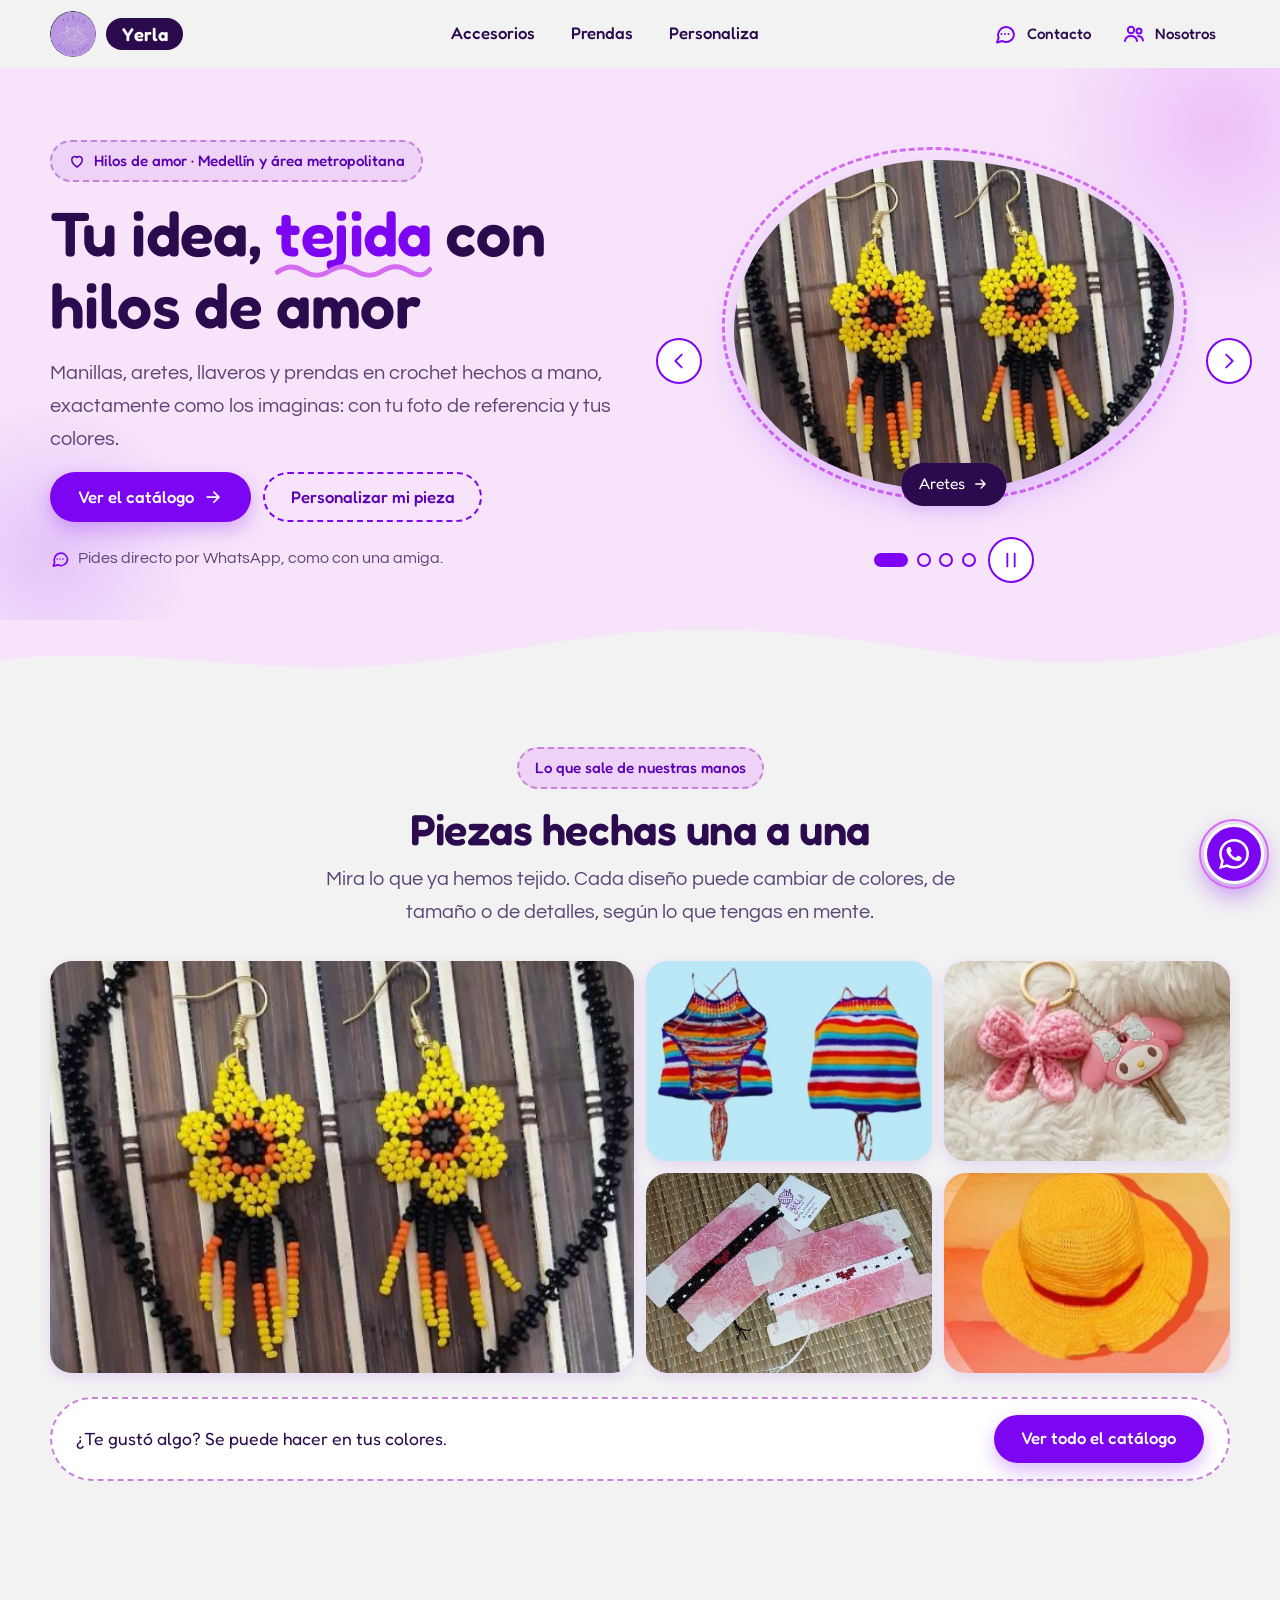
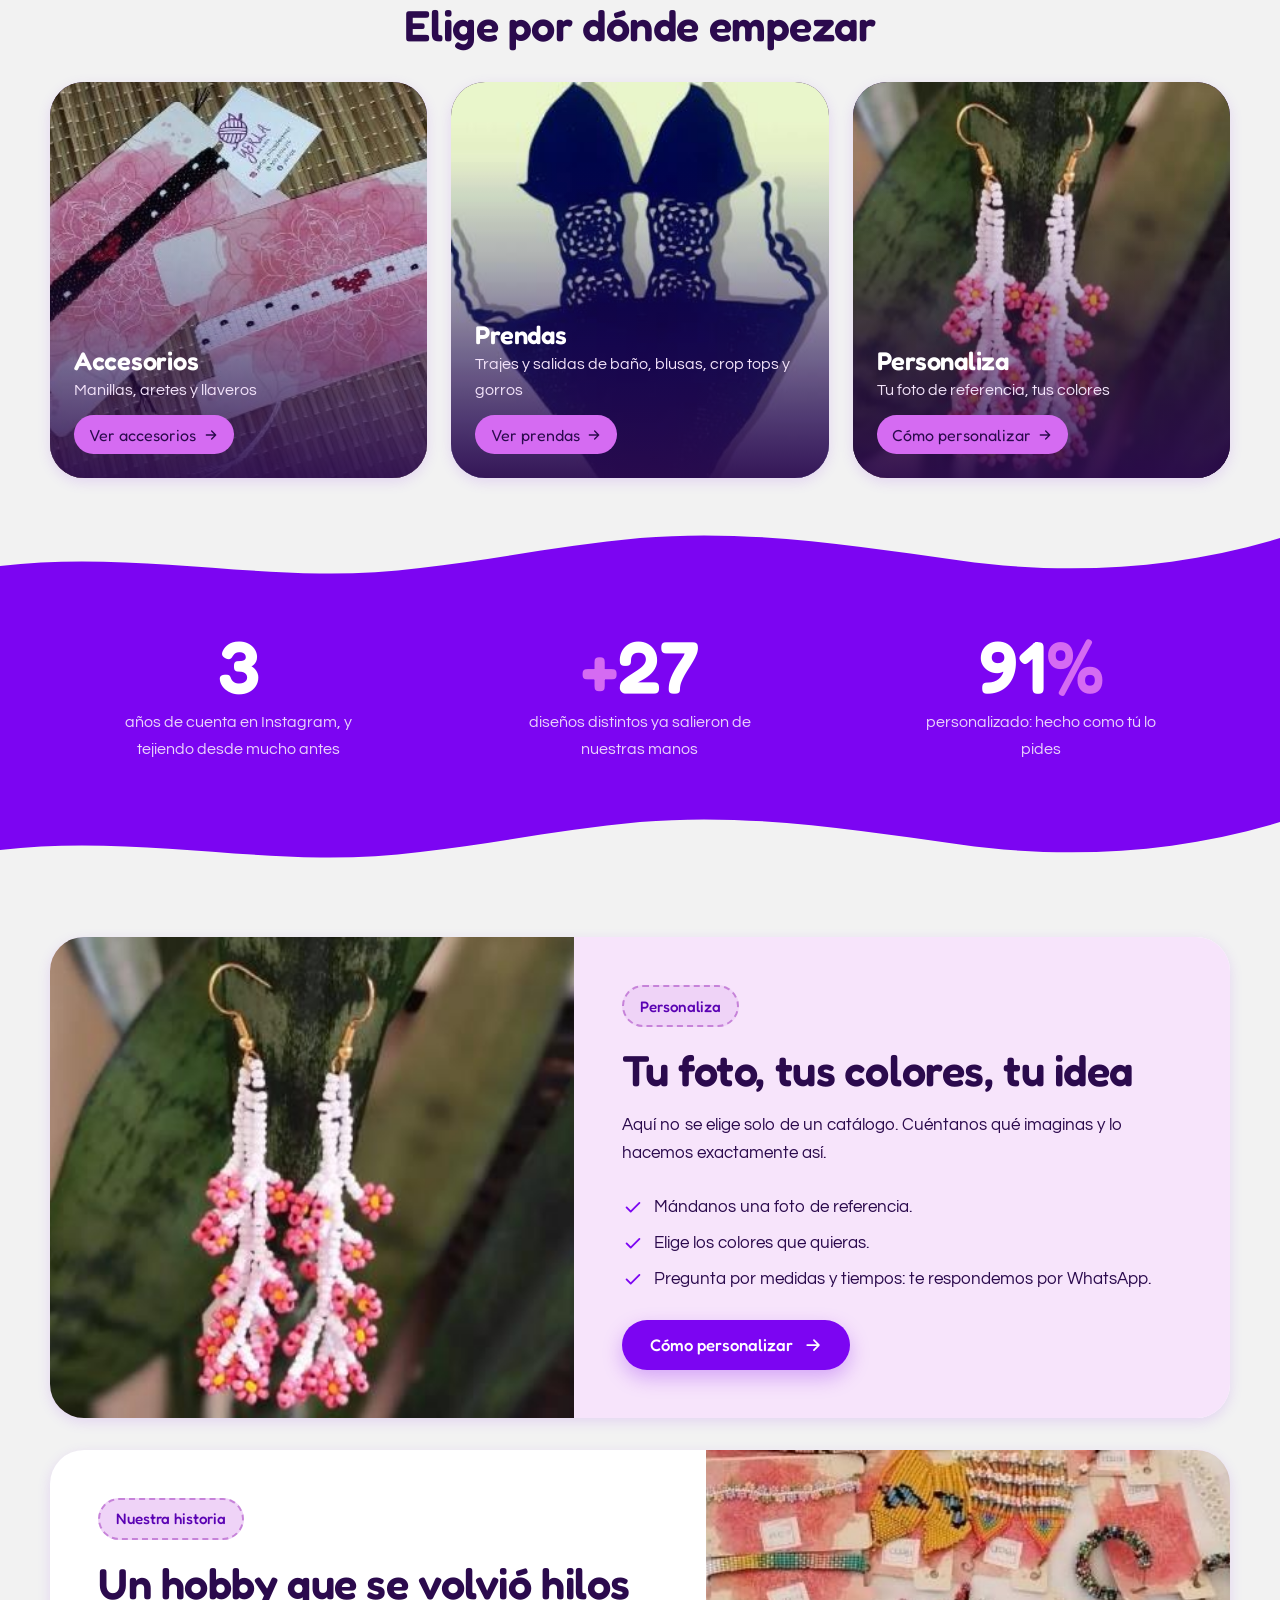
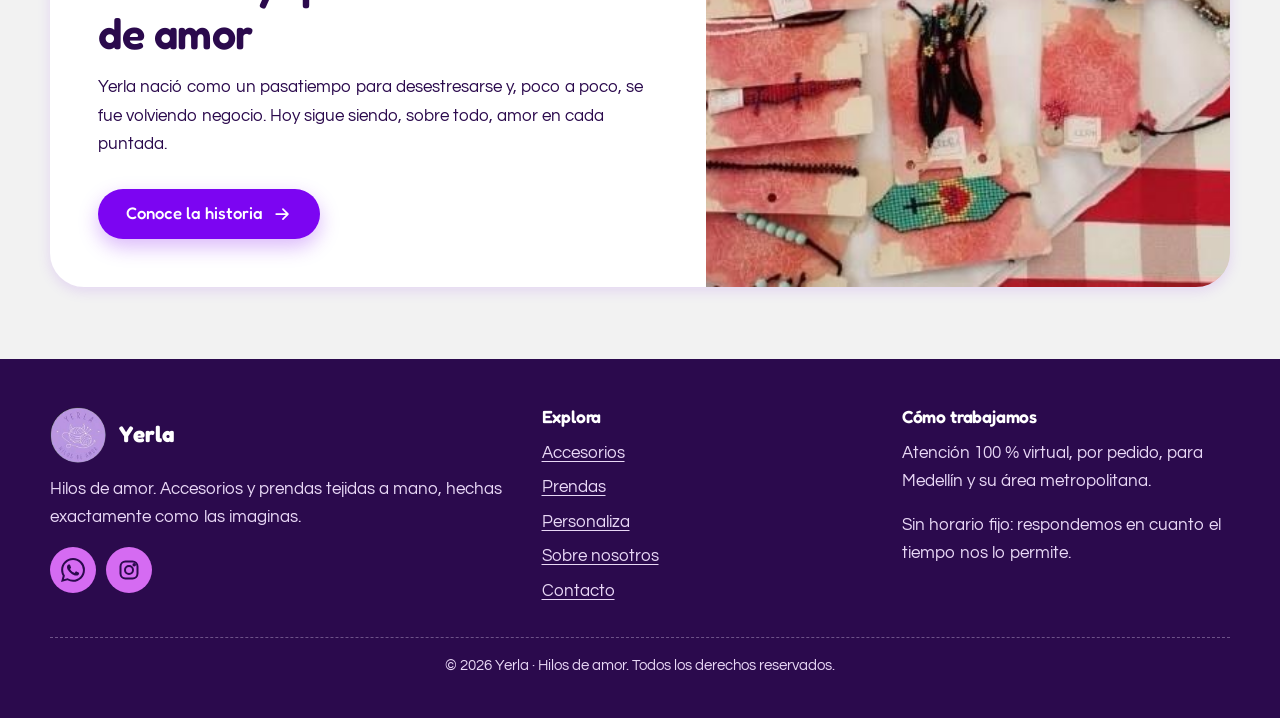
<file: index.html>
<!DOCTYPE html>
<html lang="es-CO">
<head>
<meta charset="utf-8">
<meta name="viewport" content="width=device-width, initial-scale=1">
<title>Yerla · Hilos de amor | Accesorios y prendas tejidas a tu manera</title>
<meta name="description" content="Manillas, aretes, llaveros y prendas en crochet hechos a mano y personalizados con tu foto y tus colores. Pedidos por WhatsApp en Medellín y su área metropolitana.">
<meta name="theme-color" content="#7C05F2">
<!-- PENDIENTE: cambiar https://TU-DOMINIO.com/ por el dominio real cuando exista (afecta Open Graph, sitemap y datos estructurados) -->
<meta property="og:type" content="website">
<meta property="og:locale" content="es_CO">
<meta property="og:site_name" content="Yerla · Hilos de amor">
<meta property="og:title" content="Yerla · Hilos de amor | Accesorios y prendas tejidas a tu manera">
<meta property="og:description" content="Manillas, aretes, llaveros y prendas en crochet hechos a mano y personalizados con tu foto y tus colores. Pedidos por WhatsApp en Medellín y su área metropolitana.">
<meta property="og:url" content="https://TU-DOMINIO.com/">
<meta property="og:image" content="https://TU-DOMINIO.com/assets/images/og-yerla.jpg">
<meta name="twitter:card" content="summary_large_image">
<link rel="icon" type="image/png" href="assets/logos/favicon.png">
<link rel="apple-touch-icon" href="assets/logos/apple-touch-icon.png">
<link rel="preconnect" href="https://fonts.googleapis.com">
<link rel="preconnect" href="https://fonts.gstatic.com" crossorigin>
<link href="https://fonts.googleapis.com/css2?family=Fredoka:wght@400;500;600&family=Questrial&display=swap" rel="stylesheet">
<link rel="stylesheet" href="css/styles.css">
<script>document.documentElement.classList.add("js");</script>
<script type="application/ld+json">{"@context": "https://schema.org", "@type": "Organization", "name": "Yerla", "alternateName": "Yerla, hilos de amor", "url": "https://TU-DOMINIO.com/", "logo": "https://TU-DOMINIO.com/assets/logos/yerla-logo.png", "description": "Accesorios y prendas tejidas a mano, personalizadas según la idea de cada cliente. Atención virtual en Medellín y su área metropolitana.", "areaServed": {"@type": "City", "name": "Medellín"}}</script>
</head>
<body>
<a class="skip-link" href="#contenido">Saltar al contenido</a>
<header class="site-header">
  <div class="container nav">
    <a class="brand" href="index.html" aria-label="Yerla, hilos de amor — ir al inicio">
      <img src="assets/logos/yerla-logo.png" width="46" height="46" alt="" decoding="async">
      <span class="brand-name">Yerla</span>
    </a>
    <button class="nav-toggle" type="button" aria-expanded="false" aria-controls="nav-panel" aria-label="Abrir menú">
      <svg class="i-open" viewBox="0 0 24 24" fill="none" stroke="currentColor" stroke-width="2" stroke-linecap="round" stroke-linejoin="round" aria-hidden="true" focusable="false"><path d="M4 7h16M4 12h16M4 17h16"/></svg><svg class="i-close" viewBox="0 0 24 24" fill="none" stroke="currentColor" stroke-width="2" stroke-linecap="round" stroke-linejoin="round" aria-hidden="true" focusable="false"><path d="M6 6l12 12M18 6L6 18"/></svg>
    </button>
    <nav class="nav-panel" id="nav-panel" aria-label="Principal">
      <ul class="nav-list"><li class="nav-item"><a class="nav-link" href="accesorios.html">Accesorios</a><div class="subnav" aria-label="Accesorios"><a href="accesorios.html">Todo</a><a href="accesorios.html?cat=manillas">Manillas</a><a href="accesorios.html?cat=aretes">Aretes</a><a href="accesorios.html?cat=llaveros">Llaveros</a></div></li><li class="nav-item"><a class="nav-link" href="prendas.html">Prendas</a><div class="subnav" aria-label="Prendas"><a href="prendas.html">Todo</a><a href="prendas.html?cat=salidas">Salidas de baño</a><a href="prendas.html?cat=trajes">Trajes de baño</a><a href="prendas.html?cat=blusas">Blusas y crop tops</a><a href="prendas.html?cat=gorros">Gorros</a></div></li><li class="nav-item"><a class="nav-link" href="personaliza.html">Personaliza</a></li></ul>
      <ul class="nav-icons">
        <li><a class="nav-link" href="contacto.html"><svg class="" viewBox="0 0 24 24" fill="none" stroke="currentColor" stroke-width="2" stroke-linecap="round" stroke-linejoin="round" aria-hidden="true" focusable="false"><path d="M21 12a8 8 0 0 1-11.7 7L4 20.5l1.6-4.6A8 8 0 1 1 21 12z"/><path d="M8.5 12h.01M12 12h.01M15.5 12h.01"/></svg><span>Contacto</span></a></li>
        <li><a class="nav-link" href="nosotros.html"><svg class="" viewBox="0 0 24 24" fill="none" stroke="currentColor" stroke-width="2" stroke-linecap="round" stroke-linejoin="round" aria-hidden="true" focusable="false"><circle cx="9" cy="8" r="3.2"/><path d="M3 19c.6-3.4 3-5 6-5s5.4 1.6 6 5"/><circle cx="17" cy="9" r="2.5"/><path d="M16 14.2c2.7-.3 4.5 1.2 5 4.3"/></svg><span>Nosotros</span></a></li>
      </ul>
    </nav>
  </div>
</header>
<main id="contenido">
<section class="hero" aria-labelledby="hero-title">
  <div class="container hero-grid">
    <div class="hero-copy reveal">
      <span class="eyebrow"><svg class="" viewBox="0 0 24 24" fill="none" stroke="currentColor" stroke-width="2" stroke-linecap="round" stroke-linejoin="round" aria-hidden="true" focusable="false"><path d="M12 20s-7-4.4-7-10a4 4 0 0 1 7-2.6A4 4 0 0 1 19 10c0 5.6-7 10-7 10z"/></svg> Hilos de amor · Medellín y área metropolitana</span>
      <h1 id="hero-title">Tu idea, <em>tejida</em> con hilos de amor</h1>
      <p class="lead">Manillas, aretes, llaveros y prendas en crochet hechos a mano, exactamente como los imaginas: con tu foto de referencia y tus colores.</p>
      <div class="btn-row">
        <a class="btn btn--primary" href="accesorios.html">Ver el catálogo <svg class="" viewBox="0 0 24 24" fill="none" stroke="currentColor" stroke-width="2" stroke-linecap="round" stroke-linejoin="round" aria-hidden="true" focusable="false"><path d="M5 12h14M13 6l6 6-6 6"/></svg></a>
        <a class="btn btn--ghost" href="personaliza.html">Personalizar mi pieza</a>
      </div>
      <p class="hero-note"><svg class="" viewBox="0 0 24 24" fill="none" stroke="currentColor" stroke-width="2" stroke-linecap="round" stroke-linejoin="round" aria-hidden="true" focusable="false"><path d="M21 12a8 8 0 0 1-11.7 7L4 20.5l1.6-4.6A8 8 0 1 1 21 12z"/><path d="M8.5 12h.01M12 12h.01M15.5 12h.01"/></svg> Pides directo por WhatsApp, como con una amiga.</p>
    </div>

    <div class="carousel reveal" data-delay="1" data-carousel role="region" aria-roledescription="carrusel" aria-label="Piezas destacadas de Yerla">
      <button class="car-btn car-side prev" type="button" data-dir="-1" aria-label="Pieza anterior"><svg class="" viewBox="0 0 24 24" fill="none" stroke="currentColor" stroke-width="2" stroke-linecap="round" stroke-linejoin="round" aria-hidden="true" focusable="false"><path d="M15 5l-7 7 7 7"/></svg></button>
      <button class="car-btn car-side next" type="button" data-dir="1" aria-label="Pieza siguiente"><svg class="" viewBox="0 0 24 24" fill="none" stroke="currentColor" stroke-width="2" stroke-linecap="round" stroke-linejoin="round" aria-hidden="true" focusable="false"><path d="M9 5l7 7-7 7"/></svg></button>
      <div class="carousel-stage">
        <figure class="slide is-active" role="group" aria-roledescription="diapositiva" aria-label="1 de 4">
            <div class="slide-frame">
              <img src="assets/images/aretes-girasol-mostacilla.jpg" alt="Aretes tejidos en mostacilla con forma de girasol y flecos de colores" width="500" height="376" decoding="async">
              <a class="slide-cap" href="accesorios.html?cat=aretes">Aretes <svg class="" viewBox="0 0 24 24" fill="none" stroke="currentColor" stroke-width="2" stroke-linecap="round" stroke-linejoin="round" aria-hidden="true" focusable="false"><path d="M5 12h14M13 6l6 6-6 6"/></svg></a>
            </div>
          </figure><figure class="slide" role="group" aria-roledescription="diapositiva" aria-label="2 de 4">
            <div class="slide-frame">
              <img src="assets/images/top-crochet-arcoiris.jpg" alt="Top de crochet a rayas de colores, visto de frente y de espalda" width="418" height="314" loading="lazy" decoding="async">
              <a class="slide-cap" href="prendas.html?cat=blusas">Crop tops y blusas <svg class="" viewBox="0 0 24 24" fill="none" stroke="currentColor" stroke-width="2" stroke-linecap="round" stroke-linejoin="round" aria-hidden="true" focusable="false"><path d="M5 12h14M13 6l6 6-6 6"/></svg></a>
            </div>
          </figure><figure class="slide" role="group" aria-roledescription="diapositiva" aria-label="3 de 4">
            <div class="slide-frame">
              <img src="assets/images/llavero-mono-crochet-rosado.jpg" alt="Llavero con moño de crochet rosado sobre una superficie suave" width="422" height="317" loading="lazy" decoding="async">
              <a class="slide-cap" href="accesorios.html?cat=llaveros">Llaveros <svg class="" viewBox="0 0 24 24" fill="none" stroke="currentColor" stroke-width="2" stroke-linecap="round" stroke-linejoin="round" aria-hidden="true" focusable="false"><path d="M5 12h14M13 6l6 6-6 6"/></svg></a>
            </div>
          </figure><figure class="slide" role="group" aria-roledescription="diapositiva" aria-label="4 de 4">
            <div class="slide-frame">
              <img src="assets/images/traje-de-bano-crochet-azul.jpg" alt="Traje de baño de crochet azul oscuro con detalles calados" width="421" height="316" loading="lazy" decoding="async">
              <a class="slide-cap" href="prendas.html?cat=trajes">Trajes de baño <svg class="" viewBox="0 0 24 24" fill="none" stroke="currentColor" stroke-width="2" stroke-linecap="round" stroke-linejoin="round" aria-hidden="true" focusable="false"><path d="M5 12h14M13 6l6 6-6 6"/></svg></a>
            </div>
          </figure>
      </div>
      <div class="carousel-controls">
        <button class="car-btn car-bottom" type="button" data-dir="-1" aria-label="Pieza anterior"><svg class="" viewBox="0 0 24 24" fill="none" stroke="currentColor" stroke-width="2" stroke-linecap="round" stroke-linejoin="round" aria-hidden="true" focusable="false"><path d="M15 5l-7 7 7 7"/></svg></button>
        <div class="car-dots"></div>
        <button class="car-btn car-play" type="button" aria-pressed="false" aria-label="Pausar el carrusel"><svg class="i-pause" viewBox="0 0 24 24" fill="none" stroke="currentColor" stroke-width="2" stroke-linecap="round" stroke-linejoin="round" aria-hidden="true" focusable="false"><path d="M8 5v14M16 5v14"/></svg><svg class="i-play" viewBox="0 0 24 24" fill="none" stroke="currentColor" stroke-width="2" stroke-linecap="round" stroke-linejoin="round" aria-hidden="true" focusable="false"><path d="M8 5l11 7-11 7z"/></svg></button>
        <button class="car-btn car-bottom" type="button" data-dir="1" aria-label="Pieza siguiente"><svg class="" viewBox="0 0 24 24" fill="none" stroke="currentColor" stroke-width="2" stroke-linecap="round" stroke-linejoin="round" aria-hidden="true" focusable="false"><path d="M9 5l7 7-7 7"/></svg></button>
      </div>
    </div>
  </div>
</section>
<div aria-hidden="true" style="background:var(--bone)"><svg class="wave" style="color:var(--blush)" viewBox="0 0 1440 60" preserveAspectRatio="none" focusable="false"><path d="M0 0h1440v14c-120 34-240 40-360 24S840 4 720 14 480 54 360 52 120 30 0 44z"/></svg></div>

<section class="section" aria-labelledby="muestra-title">
  <div class="container">
    <div class="section-head center reveal">
      <span class="eyebrow">Lo que sale de nuestras manos</span>
      <h2 id="muestra-title">Piezas hechas una a una</h2>
      <p class="lead">Mira lo que ya hemos tejido. Cada diseño puede cambiar de colores, de tamaño o de detalles, según lo que tengas en mente.</p>
    </div>
    <div class="mosaic reveal"><a href="accesorios.html?cat=aretes"><img src="assets/images/aretes-girasol-mostacilla.jpg" alt="Aretes de mostacilla con forma de girasol" width="500" height="376" loading="lazy" decoding="async"></a><a href="prendas.html?cat=blusas"><img src="assets/images/top-crochet-arcoiris.jpg" alt="Top de crochet a rayas de colores" width="418" height="314" loading="lazy" decoding="async"></a><a href="accesorios.html?cat=llaveros"><img src="assets/images/llavero-mono-crochet-rosado.jpg" alt="Llavero con moño de crochet rosado" width="422" height="317" loading="lazy" decoding="async"></a><a href="accesorios.html?cat=manillas"><img src="assets/images/manillas-corazon-negra-y-blanca.jpg" alt="Manillas de mostacilla con corazones rojos" width="477" height="318" loading="lazy" decoding="async"></a><a href="prendas.html?cat=gorros"><img src="assets/images/gorro-sombrero-crochet-amarillo.jpg" alt="Gorro tipo sombrero de crochet amarillo" width="370" height="316" loading="lazy" decoding="async"></a></div>
    <div class="bar reveal">
      <p>¿Te gustó algo? Se puede hacer en tus colores.</p>
      <a class="btn btn--primary" href="accesorios.html">Ver todo el catálogo</a>
    </div>
  </div>
</section>

<section class="section section--tight" aria-labelledby="cat-title">
  <div class="container">
    <div class="section-head center reveal">
      <h2 id="cat-title">Elige por dónde empezar</h2>
    </div>
    <div class="cat-grid">
      <a class="cat-card reveal" href="accesorios.html">
        <img src="assets/images/manillas-corazon-negra-y-blanca.jpg" alt="" width="477" height="318" loading="lazy" decoding="async">
        <div class="cat-card-body"><h3>Accesorios</h3><p>Manillas, aretes y llaveros</p><span class="go">Ver accesorios <svg class="" viewBox="0 0 24 24" fill="none" stroke="currentColor" stroke-width="2" stroke-linecap="round" stroke-linejoin="round" aria-hidden="true" focusable="false"><path d="M5 12h14M13 6l6 6-6 6"/></svg></span></div>
      </a>
      <a class="cat-card reveal" data-delay="1" href="prendas.html">
        <img src="assets/images/traje-de-bano-crochet-azul.jpg" alt="" width="421" height="316" loading="lazy" decoding="async">
        <div class="cat-card-body"><h3>Prendas</h3><p>Trajes y salidas de baño, blusas, crop tops y gorros</p><span class="go">Ver prendas <svg class="" viewBox="0 0 24 24" fill="none" stroke="currentColor" stroke-width="2" stroke-linecap="round" stroke-linejoin="round" aria-hidden="true" focusable="false"><path d="M5 12h14M13 6l6 6-6 6"/></svg></span></div>
      </a>
      <a class="cat-card reveal" data-delay="2" href="personaliza.html">
        <img src="assets/images/aretes-flores-rosadas-mostacilla.jpg" alt="" width="426" height="319" loading="lazy" decoding="async">
        <div class="cat-card-body"><h3>Personaliza</h3><p>Tu foto de referencia, tus colores</p><span class="go">Cómo personalizar <svg class="" viewBox="0 0 24 24" fill="none" stroke="currentColor" stroke-width="2" stroke-linecap="round" stroke-linejoin="round" aria-hidden="true" focusable="false"><path d="M5 12h14M13 6l6 6-6 6"/></svg></span></div>
      </a>
    </div>
  </div>
</section>

<div aria-hidden="true" style="background:var(--purple)"><svg class="wave" style="color:var(--bone)" viewBox="0 0 1440 60" preserveAspectRatio="none" focusable="false"><path d="M0 0h1440v14c-120 34-240 40-360 24S840 4 720 14 480 54 360 52 120 30 0 44z"/></svg></div>
<section class="stats" aria-label="Yerla en cifras">
  <div class="container stats-grid">
    <div class="reveal"><div class="stat-num" data-count="3"><span class="n">3</span></div><p class="stat-label">años de cuenta en Instagram, y tejiendo desde mucho antes</p></div>
    <div class="reveal" data-delay="1"><div class="stat-num" data-count="30"><span class="sym">+</span><span class="n">30</span></div><p class="stat-label">diseños distintos ya salieron de nuestras manos</p></div>
    <div class="reveal" data-delay="2"><div class="stat-num" data-count="100"><span class="n">100</span><span class="sym">%</span></div><p class="stat-label">personalizado: hecho como tú lo pides</p></div>
  </div>
</section>
<div aria-hidden="true" style="background:var(--bone)"><svg class="wave" style="color:var(--purple)" viewBox="0 0 1440 60" preserveAspectRatio="none" focusable="false"><path d="M0 0h1440v14c-120 34-240 40-360 24S840 4 720 14 480 54 360 52 120 30 0 44z"/></svg></div>

<section class="section" aria-label="Personalización e historia">
  <div class="container">
    <article class="split reveal" aria-labelledby="pers-title">
      <div class="split-media"><img src="assets/images/aretes-flores-rosadas-mostacilla.jpg" alt="Aretes largos de mostacilla blanca con florecitas rosadas colgando de una planta" width="426" height="319" loading="lazy" decoding="async"></div>
      <div class="split-body split-body--tint">
        <span class="eyebrow">Personaliza</span>
        <h2 id="pers-title">Tu foto, tus colores, tu idea</h2>
        <p>Aquí no se elige solo de un catálogo. Cuéntanos qué imaginas y lo hacemos exactamente así.</p>
        <ul>
          <li><svg class="" viewBox="0 0 24 24" fill="none" stroke="currentColor" stroke-width="2" stroke-linecap="round" stroke-linejoin="round" aria-hidden="true" focusable="false"><path d="M5 12.5l4.5 4.5L19 7.5"/></svg> Mándanos una foto de referencia.</li>
          <li><svg class="" viewBox="0 0 24 24" fill="none" stroke="currentColor" stroke-width="2" stroke-linecap="round" stroke-linejoin="round" aria-hidden="true" focusable="false"><path d="M5 12.5l4.5 4.5L19 7.5"/></svg> Elige los colores que quieras.</li>
          <li><svg class="" viewBox="0 0 24 24" fill="none" stroke="currentColor" stroke-width="2" stroke-linecap="round" stroke-linejoin="round" aria-hidden="true" focusable="false"><path d="M5 12.5l4.5 4.5L19 7.5"/></svg> Pregunta por medidas y tiempos: te respondemos por WhatsApp.</li>
        </ul>
        <a class="btn btn--primary" href="personaliza.html">Cómo personalizar <svg class="" viewBox="0 0 24 24" fill="none" stroke="currentColor" stroke-width="2" stroke-linecap="round" stroke-linejoin="round" aria-hidden="true" focusable="false"><path d="M5 12h14M13 6l6 6-6 6"/></svg></a>
      </div>
    </article>

    <article class="split split--rev reveal" aria-labelledby="hist-title">
      <div class="split-media"><img src="assets/images/manillas-coleccion-variada.jpg" alt="Manillas y accesorios tejidos organizados sobre cartulinas rosadas" width="409" height="307" loading="lazy" decoding="async"></div>
      <div class="split-body">
        <span class="eyebrow">Nuestra historia</span>
        <h2 id="hist-title">Un hobby que se volvió hilos de amor</h2>
        <p>Yerla nació como un pasatiempo para desestresarse y, poco a poco, se fue volviendo negocio. Hoy sigue siendo, sobre todo, amor en cada puntada.</p>
        <a class="btn btn--primary" href="nosotros.html">Conoce la historia <svg class="" viewBox="0 0 24 24" fill="none" stroke="currentColor" stroke-width="2" stroke-linecap="round" stroke-linejoin="round" aria-hidden="true" focusable="false"><path d="M5 12h14M13 6l6 6-6 6"/></svg></a>
      </div>
    </article>
  </div>
</section>
</main>
<footer class="site-footer">
  <div class="container">
    <div class="footer-grid">
      <div>
        <div class="footer-brand"><img src="assets/logos/yerla-logo.png" width="56" height="56" alt="" loading="lazy"><strong>Yerla</strong></div>
        <p>Hilos de amor. Accesorios y prendas tejidas a mano, hechas exactamente como las imaginas.</p>
        <div class="social">
          <a href="#" data-wa aria-label="Escribir a Yerla por WhatsApp"><svg class="" viewBox="0 0 24 24" fill="currentColor" aria-hidden="true" focusable="false"><path d="M17.472 14.382c-.297-.149-1.758-.867-2.03-.967-.273-.099-.471-.148-.67.15-.197.297-.767.966-.94 1.164-.173.199-.347.223-.644.075-.297-.15-1.255-.463-2.39-1.475-.883-.788-1.48-1.761-1.653-2.059-.173-.297-.018-.458.13-.606.134-.133.298-.347.446-.52.149-.174.198-.298.298-.497.099-.198.05-.371-.025-.52-.075-.149-.669-1.612-.916-2.207-.242-.579-.487-.5-.669-.51-.173-.008-.371-.01-.57-.01-.198 0-.52.074-.792.372-.272.297-1.04 1.016-1.04 2.479 0 1.462 1.065 2.875 1.213 3.074.149.198 2.096 3.2 5.077 4.487.709.306 1.262.489 1.694.625.712.227 1.36.195 1.871.118.571-.085 1.758-.719 2.006-1.413.248-.694.248-1.289.173-1.413-.074-.124-.272-.198-.57-.347m-5.421 7.403h-.004a9.87 9.87 0 01-5.031-1.378l-.361-.214-3.741.982.998-3.648-.235-.374a9.86 9.86 0 01-1.51-5.26c.001-5.45 4.436-9.884 9.888-9.884 2.64 0 5.122 1.03 6.988 2.898a9.825 9.825 0 012.893 6.994c-.003 5.45-4.437 9.884-9.885 9.884m8.413-18.297A11.815 11.815 0 0012.05 0C5.495 0 .16 5.335.157 11.892c0 2.096.547 4.142 1.588 5.945L.057 24l6.305-1.654a11.882 11.882 0 005.683 1.448h.005c6.554 0 11.89-5.335 11.893-11.893a11.821 11.821 0 00-3.48-8.413Z"/></svg></a>
          <a href="#" data-instagram aria-label="Instagram de Yerla"><svg class="" viewBox="0 0 24 24" fill="none" stroke="currentColor" stroke-width="2" stroke-linecap="round" stroke-linejoin="round" aria-hidden="true" focusable="false"><rect x="3.5" y="3.5" width="17" height="17" rx="5"/><circle cx="12" cy="12" r="4"/><circle cx="17.2" cy="6.8" r=".8" fill="currentColor"/></svg></a>
        </div>
      </div>
      <div>
        <h2>Explora</h2>
        <ul class="footer-list">
          <li><a href="accesorios.html">Accesorios</a></li>
          <li><a href="prendas.html">Prendas</a></li>
          <li><a href="personaliza.html">Personaliza</a></li>
          <li><a href="nosotros.html">Sobre nosotros</a></li>
          <li><a href="contacto.html">Contacto</a></li>
        </ul>
      </div>
      <div>
        <h2>Cómo trabajamos</h2>
        <p>Atención 100&nbsp;% virtual, por pedido, para Medellín y su área metropolitana.</p>
        <p>Sin horario fijo: respondemos en cuanto el tiempo nos lo permite.</p>
      </div>
    </div>
    <p class="copy">© <span data-year>2026</span> Yerla · Hilos de amor. Todos los derechos reservados.</p>
  </div>
</footer>
<a class="fab-wa" href="#" data-wa aria-label="Escribir a Yerla por WhatsApp"><svg class="" viewBox="0 0 24 24" fill="currentColor" aria-hidden="true" focusable="false"><path d="M17.472 14.382c-.297-.149-1.758-.867-2.03-.967-.273-.099-.471-.148-.67.15-.197.297-.767.966-.94 1.164-.173.199-.347.223-.644.075-.297-.15-1.255-.463-2.39-1.475-.883-.788-1.48-1.761-1.653-2.059-.173-.297-.018-.458.13-.606.134-.133.298-.347.446-.52.149-.174.198-.298.298-.497.099-.198.05-.371-.025-.52-.075-.149-.669-1.612-.916-2.207-.242-.579-.487-.5-.669-.51-.173-.008-.371-.01-.57-.01-.198 0-.52.074-.792.372-.272.297-1.04 1.016-1.04 2.479 0 1.462 1.065 2.875 1.213 3.074.149.198 2.096 3.2 5.077 4.487.709.306 1.262.489 1.694.625.712.227 1.36.195 1.871.118.571-.085 1.758-.719 2.006-1.413.248-.694.248-1.289.173-1.413-.074-.124-.272-.198-.57-.347m-5.421 7.403h-.004a9.87 9.87 0 01-5.031-1.378l-.361-.214-3.741.982.998-3.648-.235-.374a9.86 9.86 0 01-1.51-5.26c.001-5.45 4.436-9.884 9.888-9.884 2.64 0 5.122 1.03 6.988 2.898a9.825 9.825 0 012.893 6.994c-.003 5.45-4.437 9.884-9.885 9.884m8.413-18.297A11.815 11.815 0 0012.05 0C5.495 0 .16 5.335.157 11.892c0 2.096.547 4.142 1.588 5.945L.057 24l6.305-1.654a11.882 11.882 0 005.683 1.448h.005c6.554 0 11.89-5.335 11.893-11.893a11.821 11.821 0 00-3.48-8.413Z"/></svg></a>
<button class="to-top" type="button" aria-label="Volver al inicio de la página"><svg class="" viewBox="0 0 24 24" fill="none" stroke="currentColor" stroke-width="2" stroke-linecap="round" stroke-linejoin="round" aria-hidden="true" focusable="false"><path d="M6 15l6-6 6 6"/></svg></button>
<script src="js/config.js"></script>
<script src="js/main.js"></script>
</body>
</html>
</file>
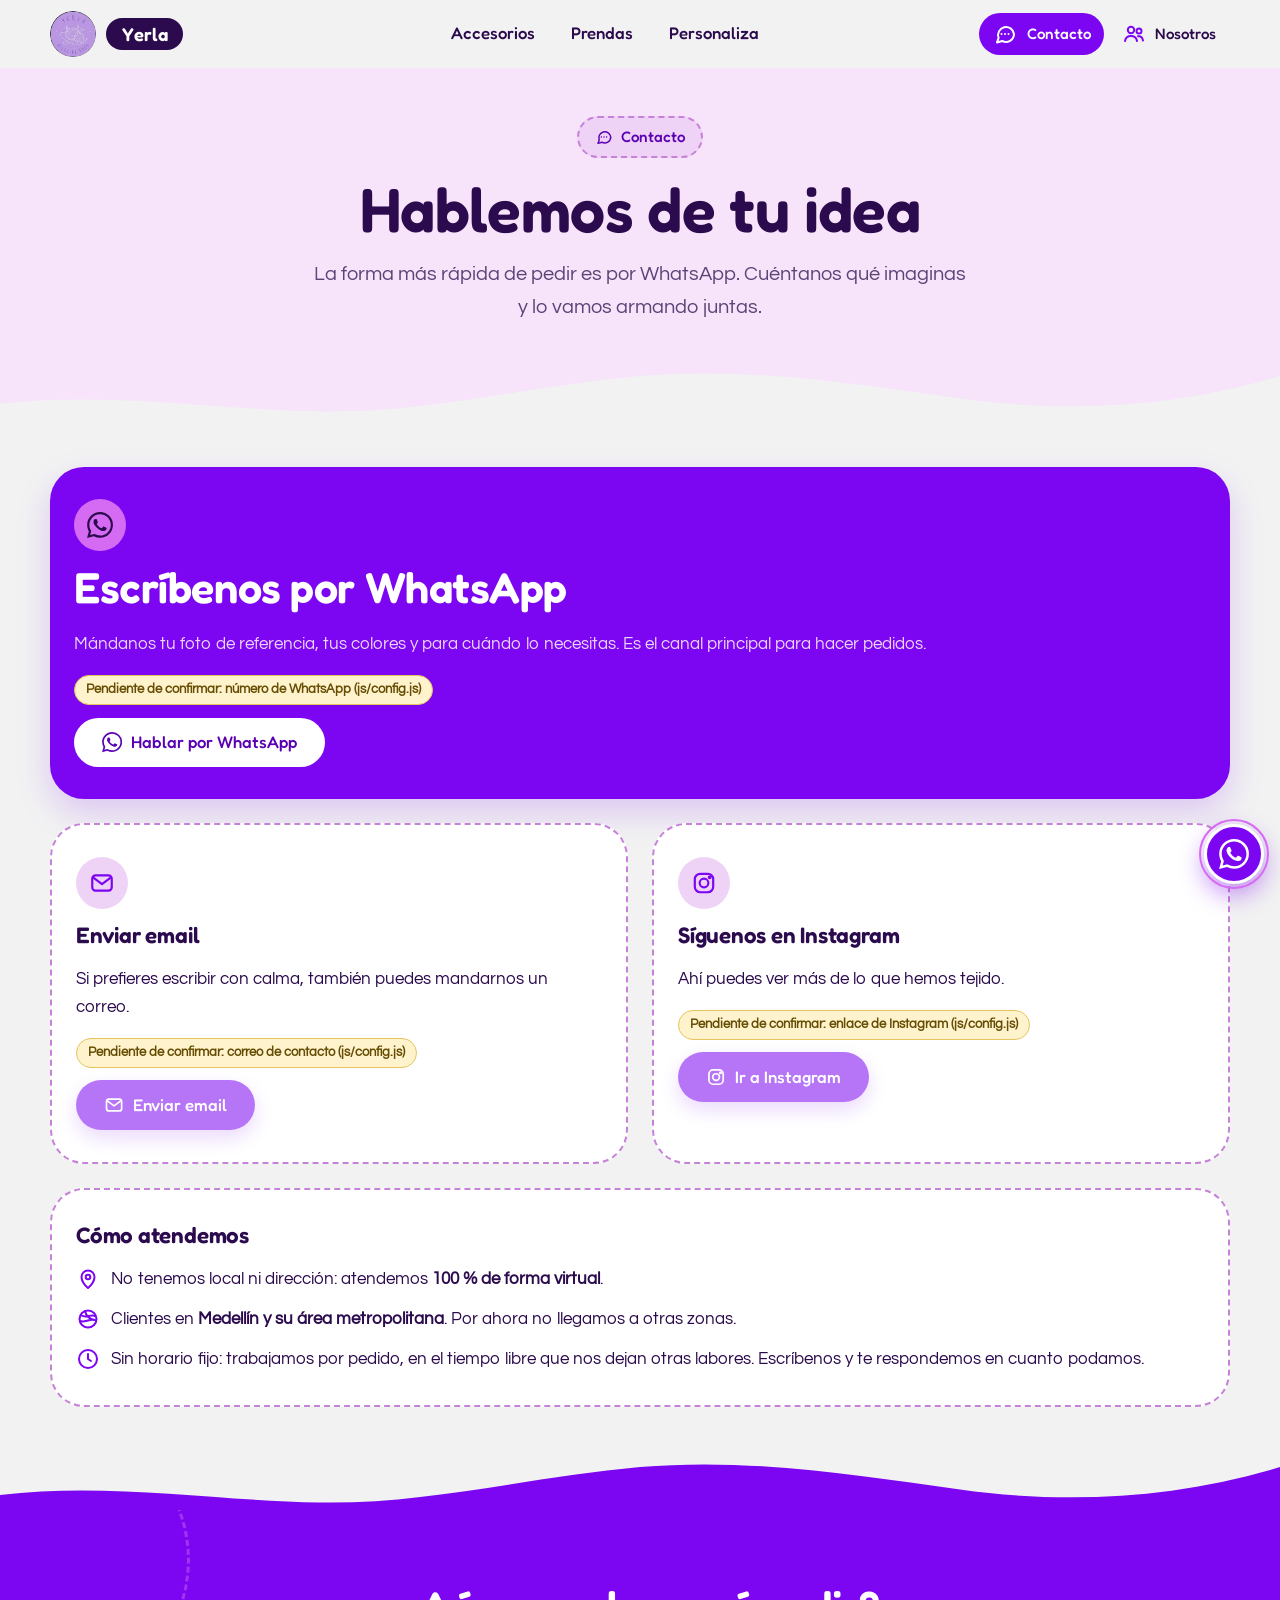
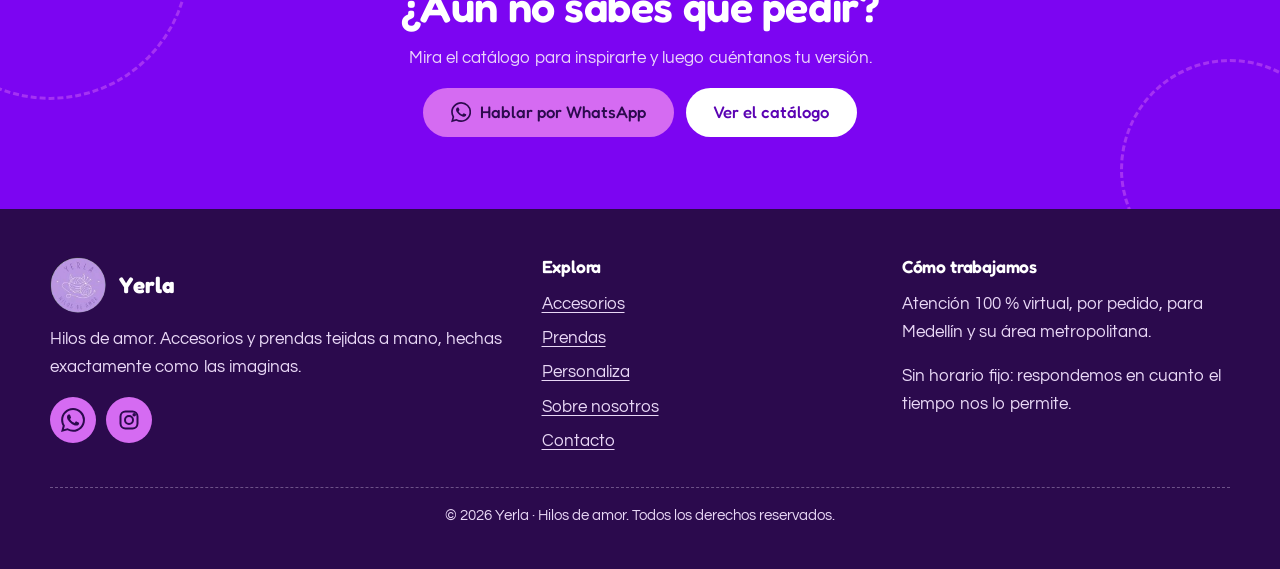
<file: contacto.html>
<!DOCTYPE html>
<html lang="es-CO">
<head>
<meta charset="utf-8">
<meta name="viewport" content="width=device-width, initial-scale=1">
<title>Contacto | Yerla · Hilos de amor</title>
<meta name="description" content="Escríbele a Yerla por WhatsApp para pedir tus accesorios o prendas tejidas a mano. Atención virtual en Medellín y su área metropolitana.">
<meta name="theme-color" content="#7C05F2">
<!-- PENDIENTE: cambiar https://TU-DOMINIO.com/ por el dominio real cuando exista (afecta Open Graph, sitemap y datos estructurados) -->
<meta property="og:type" content="website">
<meta property="og:locale" content="es_CO">
<meta property="og:site_name" content="Yerla · Hilos de amor">
<meta property="og:title" content="Contacto | Yerla · Hilos de amor">
<meta property="og:description" content="Escríbele a Yerla por WhatsApp para pedir tus accesorios o prendas tejidas a mano. Atención virtual en Medellín y su área metropolitana.">
<meta property="og:url" content="https://TU-DOMINIO.com/contacto.html">
<meta property="og:image" content="https://TU-DOMINIO.com/assets/images/og-yerla.jpg">
<meta name="twitter:card" content="summary_large_image">
<link rel="icon" type="image/png" href="assets/logos/favicon.png">
<link rel="apple-touch-icon" href="assets/logos/apple-touch-icon.png">
<link rel="preconnect" href="https://fonts.googleapis.com">
<link rel="preconnect" href="https://fonts.gstatic.com" crossorigin>
<link href="https://fonts.googleapis.com/css2?family=Fredoka:wght@400;500;600&family=Questrial&display=swap" rel="stylesheet">
<link rel="stylesheet" href="css/styles.css">
<script>document.documentElement.classList.add("js");</script>
</head>
<body>
<a class="skip-link" href="#contenido">Saltar al contenido</a>
<header class="site-header">
  <div class="container nav">
    <a class="brand" href="index.html" aria-label="Yerla, hilos de amor — ir al inicio">
      <img src="assets/logos/yerla-logo.png" width="46" height="46" alt="" decoding="async">
      <span class="brand-name">Yerla</span>
    </a>
    <button class="nav-toggle" type="button" aria-expanded="false" aria-controls="nav-panel" aria-label="Abrir menú">
      <svg class="i-open" viewBox="0 0 24 24" fill="none" stroke="currentColor" stroke-width="2" stroke-linecap="round" stroke-linejoin="round" aria-hidden="true" focusable="false"><path d="M4 7h16M4 12h16M4 17h16"/></svg><svg class="i-close" viewBox="0 0 24 24" fill="none" stroke="currentColor" stroke-width="2" stroke-linecap="round" stroke-linejoin="round" aria-hidden="true" focusable="false"><path d="M6 6l12 12M18 6L6 18"/></svg>
    </button>
    <nav class="nav-panel" id="nav-panel" aria-label="Principal">
      <ul class="nav-list"><li class="nav-item"><a class="nav-link" href="accesorios.html">Accesorios</a><div class="subnav" aria-label="Accesorios"><a href="accesorios.html">Todo</a><a href="accesorios.html?cat=manillas">Manillas</a><a href="accesorios.html?cat=aretes">Aretes</a><a href="accesorios.html?cat=llaveros">Llaveros</a></div></li><li class="nav-item"><a class="nav-link" href="prendas.html">Prendas</a><div class="subnav" aria-label="Prendas"><a href="prendas.html">Todo</a><a href="prendas.html?cat=salidas">Salidas de baño</a><a href="prendas.html?cat=trajes">Trajes de baño</a><a href="prendas.html?cat=blusas">Blusas y crop tops</a><a href="prendas.html?cat=gorros">Gorros</a></div></li><li class="nav-item"><a class="nav-link" href="personaliza.html">Personaliza</a></li></ul>
      <ul class="nav-icons">
        <li><a class="nav-link" href="contacto.html" aria-current="page"><svg class="" viewBox="0 0 24 24" fill="none" stroke="currentColor" stroke-width="2" stroke-linecap="round" stroke-linejoin="round" aria-hidden="true" focusable="false"><path d="M21 12a8 8 0 0 1-11.7 7L4 20.5l1.6-4.6A8 8 0 1 1 21 12z"/><path d="M8.5 12h.01M12 12h.01M15.5 12h.01"/></svg><span>Contacto</span></a></li>
        <li><a class="nav-link" href="nosotros.html"><svg class="" viewBox="0 0 24 24" fill="none" stroke="currentColor" stroke-width="2" stroke-linecap="round" stroke-linejoin="round" aria-hidden="true" focusable="false"><circle cx="9" cy="8" r="3.2"/><path d="M3 19c.6-3.4 3-5 6-5s5.4 1.6 6 5"/><circle cx="17" cy="9" r="2.5"/><path d="M16 14.2c2.7-.3 4.5 1.2 5 4.3"/></svg><span>Nosotros</span></a></li>
      </ul>
    </nav>
  </div>
</header>
<main id="contenido">
<header class="page-head">
  <div class="container">
    <span class="eyebrow"><svg class="" viewBox="0 0 24 24" fill="none" stroke="currentColor" stroke-width="2" stroke-linecap="round" stroke-linejoin="round" aria-hidden="true" focusable="false"><path d="M21 12a8 8 0 0 1-11.7 7L4 20.5l1.6-4.6A8 8 0 1 1 21 12z"/><path d="M8.5 12h.01M12 12h.01M15.5 12h.01"/></svg> Contacto</span>
    <h1>Hablemos de tu idea</h1>
    <p class="lead">La forma más rápida de pedir es por WhatsApp. Cuéntanos qué imaginas y lo vamos armando juntas.</p>
  </div>
</header>
<div aria-hidden="true" style="background:var(--bone)"><svg class="wave" style="color:var(--blush)" viewBox="0 0 1440 60" preserveAspectRatio="none" focusable="false"><path d="M0 0h1440v14c-120 34-240 40-360 24S840 4 720 14 480 54 360 52 120 30 0 44z"/></svg></div>

<section class="section--tight" aria-label="Formas de contacto">
  <div class="container contact-grid">
    <article class="contact-card contact-card--main reveal">
      <span class="ico"><svg class="" viewBox="0 0 24 24" fill="currentColor" aria-hidden="true" focusable="false"><path d="M17.472 14.382c-.297-.149-1.758-.867-2.03-.967-.273-.099-.471-.148-.67.15-.197.297-.767.966-.94 1.164-.173.199-.347.223-.644.075-.297-.15-1.255-.463-2.39-1.475-.883-.788-1.48-1.761-1.653-2.059-.173-.297-.018-.458.13-.606.134-.133.298-.347.446-.52.149-.174.198-.298.298-.497.099-.198.05-.371-.025-.52-.075-.149-.669-1.612-.916-2.207-.242-.579-.487-.5-.669-.51-.173-.008-.371-.01-.57-.01-.198 0-.52.074-.792.372-.272.297-1.04 1.016-1.04 2.479 0 1.462 1.065 2.875 1.213 3.074.149.198 2.096 3.2 5.077 4.487.709.306 1.262.489 1.694.625.712.227 1.36.195 1.871.118.571-.085 1.758-.719 2.006-1.413.248-.694.248-1.289.173-1.413-.074-.124-.272-.198-.57-.347m-5.421 7.403h-.004a9.87 9.87 0 01-5.031-1.378l-.361-.214-3.741.982.998-3.648-.235-.374a9.86 9.86 0 01-1.51-5.26c.001-5.45 4.436-9.884 9.888-9.884 2.64 0 5.122 1.03 6.988 2.898a9.825 9.825 0 012.893 6.994c-.003 5.45-4.437 9.884-9.885 9.884m8.413-18.297A11.815 11.815 0 0012.05 0C5.495 0 .16 5.335.157 11.892c0 2.096.547 4.142 1.588 5.945L.057 24l6.305-1.654a11.882 11.882 0 005.683 1.448h.005c6.554 0 11.89-5.335 11.893-11.893a11.821 11.821 0 00-3.48-8.413Z"/></svg></span>
      <h2>Escríbenos por WhatsApp</h2>
      <p>Mándanos tu foto de referencia, tus colores y para cuándo lo necesitas. Es el canal principal para hacer pedidos.</p>
      <span class="pending-badge" data-pending-for="whatsapp" hidden>Pendiente de confirmar: número de WhatsApp (js/config.js)</span>
      <a class="btn btn--soft" href="#" data-wa><svg class="" viewBox="0 0 24 24" fill="currentColor" aria-hidden="true" focusable="false"><path d="M17.472 14.382c-.297-.149-1.758-.867-2.03-.967-.273-.099-.471-.148-.67.15-.197.297-.767.966-.94 1.164-.173.199-.347.223-.644.075-.297-.15-1.255-.463-2.39-1.475-.883-.788-1.48-1.761-1.653-2.059-.173-.297-.018-.458.13-.606.134-.133.298-.347.446-.52.149-.174.198-.298.298-.497.099-.198.05-.371-.025-.52-.075-.149-.669-1.612-.916-2.207-.242-.579-.487-.5-.669-.51-.173-.008-.371-.01-.57-.01-.198 0-.52.074-.792.372-.272.297-1.04 1.016-1.04 2.479 0 1.462 1.065 2.875 1.213 3.074.149.198 2.096 3.2 5.077 4.487.709.306 1.262.489 1.694.625.712.227 1.36.195 1.871.118.571-.085 1.758-.719 2.006-1.413.248-.694.248-1.289.173-1.413-.074-.124-.272-.198-.57-.347m-5.421 7.403h-.004a9.87 9.87 0 01-5.031-1.378l-.361-.214-3.741.982.998-3.648-.235-.374a9.86 9.86 0 01-1.51-5.26c.001-5.45 4.436-9.884 9.888-9.884 2.64 0 5.122 1.03 6.988 2.898a9.825 9.825 0 012.893 6.994c-.003 5.45-4.437 9.884-9.885 9.884m8.413-18.297A11.815 11.815 0 0012.05 0C5.495 0 .16 5.335.157 11.892c0 2.096.547 4.142 1.588 5.945L.057 24l6.305-1.654a11.882 11.882 0 005.683 1.448h.005c6.554 0 11.89-5.335 11.893-11.893a11.821 11.821 0 00-3.48-8.413Z"/></svg> Hablar por WhatsApp</a>
    </article>

    <article class="contact-card reveal">
      <span class="ico"><svg class="" viewBox="0 0 24 24" fill="none" stroke="currentColor" stroke-width="2" stroke-linecap="round" stroke-linejoin="round" aria-hidden="true" focusable="false"><rect x="3" y="5" width="18" height="14" rx="3"/><path d="M4 7l8 6 8-6"/></svg></span>
      <h3>Enviar email</h3>
      <p>Si prefieres escribir con calma, también puedes mandarnos un correo.</p>
      <span class="pending-badge" data-pending-for="email" hidden>Pendiente de confirmar: correo de contacto (js/config.js)</span>
      <a class="btn btn--primary" href="#" data-email><svg class="" viewBox="0 0 24 24" fill="none" stroke="currentColor" stroke-width="2" stroke-linecap="round" stroke-linejoin="round" aria-hidden="true" focusable="false"><rect x="3" y="5" width="18" height="14" rx="3"/><path d="M4 7l8 6 8-6"/></svg> Enviar email</a>
    </article>

    <article class="contact-card reveal" data-delay="1">
      <span class="ico"><svg class="" viewBox="0 0 24 24" fill="none" stroke="currentColor" stroke-width="2" stroke-linecap="round" stroke-linejoin="round" aria-hidden="true" focusable="false"><rect x="3.5" y="3.5" width="17" height="17" rx="5"/><circle cx="12" cy="12" r="4"/><circle cx="17.2" cy="6.8" r=".8" fill="currentColor"/></svg></span>
      <h3>Síguenos en Instagram</h3>
      <p>Ahí puedes ver más de lo que hemos tejido.</p>
      <span class="pending-badge" data-pending-for="instagram" hidden>Pendiente de confirmar: enlace de Instagram (js/config.js)</span>
      <a class="btn btn--primary" href="#" data-instagram><svg class="" viewBox="0 0 24 24" fill="none" stroke="currentColor" stroke-width="2" stroke-linecap="round" stroke-linejoin="round" aria-hidden="true" focusable="false"><rect x="3.5" y="3.5" width="17" height="17" rx="5"/><circle cx="12" cy="12" r="4"/><circle cx="17.2" cy="6.8" r=".8" fill="currentColor"/></svg> Ir a Instagram</a>
    </article>

    <article class="contact-card reveal" style="grid-column:1/-1">
      <h3>Cómo atendemos</h3>
      <ul class="info-list">
        <li><svg class="" viewBox="0 0 24 24" fill="none" stroke="currentColor" stroke-width="2" stroke-linecap="round" stroke-linejoin="round" aria-hidden="true" focusable="false"><path d="M12 21s-6.5-5.6-6.5-11a6.5 6.5 0 0 1 13 0c0 5.4-6.5 11-6.5 11z"/><circle cx="12" cy="10" r="2.3"/></svg> <span>No tenemos local ni dirección: atendemos <strong>100&nbsp;% de forma virtual</strong>.</span></li>
        <li><svg class="" viewBox="0 0 24 24" fill="none" stroke="currentColor" stroke-width="2" stroke-linecap="round" stroke-linejoin="round" aria-hidden="true" focusable="false"><circle cx="12" cy="12" r="8.5"/><path d="M4 14c5 2.4 9-3 16-.8M5.5 8.5c5 3 9.5-1.8 13 .5M9 4c1 4.6 4.6 8 9.6 9"/></svg> <span>Clientes en <strong>Medellín y su área metropolitana</strong>. Por ahora no llegamos a otras zonas.</span></li>
        <li><svg class="" viewBox="0 0 24 24" fill="none" stroke="currentColor" stroke-width="2" stroke-linecap="round" stroke-linejoin="round" aria-hidden="true" focusable="false"><circle cx="12" cy="12" r="9"/><path d="M12 7v5l3 2"/></svg> <span>Sin horario fijo: trabajamos por pedido, en el tiempo libre que nos dejan otras labores. Escríbenos y te respondemos en cuanto podamos.</span></li>
      </ul>
    </article>
  </div>
</section>
<div aria-hidden="true" style="background:var(--purple)"><svg class="wave" style="color:var(--bone)" viewBox="0 0 1440 60" preserveAspectRatio="none" focusable="false"><path d="M0 0h1440v14c-120 34-240 40-360 24S840 4 720 14 480 54 360 52 120 30 0 44z"/></svg></div>
<section class="cta-band" aria-labelledby="cta-title">
  <div class="container reveal">
    <h2 id="cta-title">¿Aún no sabes qué pedir?</h2>
    <p>Mira el catálogo para inspirarte y luego cuéntanos tu versión.</p>
    <div class="btn-row">
      <a class="btn btn--primary" href="#" data-wa><svg class="" viewBox="0 0 24 24" fill="currentColor" aria-hidden="true" focusable="false"><path d="M17.472 14.382c-.297-.149-1.758-.867-2.03-.967-.273-.099-.471-.148-.67.15-.197.297-.767.966-.94 1.164-.173.199-.347.223-.644.075-.297-.15-1.255-.463-2.39-1.475-.883-.788-1.48-1.761-1.653-2.059-.173-.297-.018-.458.13-.606.134-.133.298-.347.446-.52.149-.174.198-.298.298-.497.099-.198.05-.371-.025-.52-.075-.149-.669-1.612-.916-2.207-.242-.579-.487-.5-.669-.51-.173-.008-.371-.01-.57-.01-.198 0-.52.074-.792.372-.272.297-1.04 1.016-1.04 2.479 0 1.462 1.065 2.875 1.213 3.074.149.198 2.096 3.2 5.077 4.487.709.306 1.262.489 1.694.625.712.227 1.36.195 1.871.118.571-.085 1.758-.719 2.006-1.413.248-.694.248-1.289.173-1.413-.074-.124-.272-.198-.57-.347m-5.421 7.403h-.004a9.87 9.87 0 01-5.031-1.378l-.361-.214-3.741.982.998-3.648-.235-.374a9.86 9.86 0 01-1.51-5.26c.001-5.45 4.436-9.884 9.888-9.884 2.64 0 5.122 1.03 6.988 2.898a9.825 9.825 0 012.893 6.994c-.003 5.45-4.437 9.884-9.885 9.884m8.413-18.297A11.815 11.815 0 0012.05 0C5.495 0 .16 5.335.157 11.892c0 2.096.547 4.142 1.588 5.945L.057 24l6.305-1.654a11.882 11.882 0 005.683 1.448h.005c6.554 0 11.89-5.335 11.893-11.893a11.821 11.821 0 00-3.48-8.413Z"/></svg> Hablar por WhatsApp</a>
      <a class="btn btn--soft" href="accesorios.html">Ver el catálogo</a>
    </div>
  </div>
</section>
</main>
<footer class="site-footer">
  <div class="container">
    <div class="footer-grid">
      <div>
        <div class="footer-brand"><img src="assets/logos/yerla-logo.png" width="56" height="56" alt="" loading="lazy"><strong>Yerla</strong></div>
        <p>Hilos de amor. Accesorios y prendas tejidas a mano, hechas exactamente como las imaginas.</p>
        <div class="social">
          <a href="#" data-wa aria-label="Escribir a Yerla por WhatsApp"><svg class="" viewBox="0 0 24 24" fill="currentColor" aria-hidden="true" focusable="false"><path d="M17.472 14.382c-.297-.149-1.758-.867-2.03-.967-.273-.099-.471-.148-.67.15-.197.297-.767.966-.94 1.164-.173.199-.347.223-.644.075-.297-.15-1.255-.463-2.39-1.475-.883-.788-1.48-1.761-1.653-2.059-.173-.297-.018-.458.13-.606.134-.133.298-.347.446-.52.149-.174.198-.298.298-.497.099-.198.05-.371-.025-.52-.075-.149-.669-1.612-.916-2.207-.242-.579-.487-.5-.669-.51-.173-.008-.371-.01-.57-.01-.198 0-.52.074-.792.372-.272.297-1.04 1.016-1.04 2.479 0 1.462 1.065 2.875 1.213 3.074.149.198 2.096 3.2 5.077 4.487.709.306 1.262.489 1.694.625.712.227 1.36.195 1.871.118.571-.085 1.758-.719 2.006-1.413.248-.694.248-1.289.173-1.413-.074-.124-.272-.198-.57-.347m-5.421 7.403h-.004a9.87 9.87 0 01-5.031-1.378l-.361-.214-3.741.982.998-3.648-.235-.374a9.86 9.86 0 01-1.51-5.26c.001-5.45 4.436-9.884 9.888-9.884 2.64 0 5.122 1.03 6.988 2.898a9.825 9.825 0 012.893 6.994c-.003 5.45-4.437 9.884-9.885 9.884m8.413-18.297A11.815 11.815 0 0012.05 0C5.495 0 .16 5.335.157 11.892c0 2.096.547 4.142 1.588 5.945L.057 24l6.305-1.654a11.882 11.882 0 005.683 1.448h.005c6.554 0 11.89-5.335 11.893-11.893a11.821 11.821 0 00-3.48-8.413Z"/></svg></a>
          <a href="#" data-instagram aria-label="Instagram de Yerla"><svg class="" viewBox="0 0 24 24" fill="none" stroke="currentColor" stroke-width="2" stroke-linecap="round" stroke-linejoin="round" aria-hidden="true" focusable="false"><rect x="3.5" y="3.5" width="17" height="17" rx="5"/><circle cx="12" cy="12" r="4"/><circle cx="17.2" cy="6.8" r=".8" fill="currentColor"/></svg></a>
        </div>
      </div>
      <div>
        <h2>Explora</h2>
        <ul class="footer-list">
          <li><a href="accesorios.html">Accesorios</a></li>
          <li><a href="prendas.html">Prendas</a></li>
          <li><a href="personaliza.html">Personaliza</a></li>
          <li><a href="nosotros.html">Sobre nosotros</a></li>
          <li><a href="contacto.html">Contacto</a></li>
        </ul>
      </div>
      <div>
        <h2>Cómo trabajamos</h2>
        <p>Atención 100&nbsp;% virtual, por pedido, para Medellín y su área metropolitana.</p>
        <p>Sin horario fijo: respondemos en cuanto el tiempo nos lo permite.</p>
      </div>
    </div>
    <p class="copy">© <span data-year>2026</span> Yerla · Hilos de amor. Todos los derechos reservados.</p>
  </div>
</footer>
<a class="fab-wa" href="#" data-wa aria-label="Escribir a Yerla por WhatsApp"><svg class="" viewBox="0 0 24 24" fill="currentColor" aria-hidden="true" focusable="false"><path d="M17.472 14.382c-.297-.149-1.758-.867-2.03-.967-.273-.099-.471-.148-.67.15-.197.297-.767.966-.94 1.164-.173.199-.347.223-.644.075-.297-.15-1.255-.463-2.39-1.475-.883-.788-1.48-1.761-1.653-2.059-.173-.297-.018-.458.13-.606.134-.133.298-.347.446-.52.149-.174.198-.298.298-.497.099-.198.05-.371-.025-.52-.075-.149-.669-1.612-.916-2.207-.242-.579-.487-.5-.669-.51-.173-.008-.371-.01-.57-.01-.198 0-.52.074-.792.372-.272.297-1.04 1.016-1.04 2.479 0 1.462 1.065 2.875 1.213 3.074.149.198 2.096 3.2 5.077 4.487.709.306 1.262.489 1.694.625.712.227 1.36.195 1.871.118.571-.085 1.758-.719 2.006-1.413.248-.694.248-1.289.173-1.413-.074-.124-.272-.198-.57-.347m-5.421 7.403h-.004a9.87 9.87 0 01-5.031-1.378l-.361-.214-3.741.982.998-3.648-.235-.374a9.86 9.86 0 01-1.51-5.26c.001-5.45 4.436-9.884 9.888-9.884 2.64 0 5.122 1.03 6.988 2.898a9.825 9.825 0 012.893 6.994c-.003 5.45-4.437 9.884-9.885 9.884m8.413-18.297A11.815 11.815 0 0012.05 0C5.495 0 .16 5.335.157 11.892c0 2.096.547 4.142 1.588 5.945L.057 24l6.305-1.654a11.882 11.882 0 005.683 1.448h.005c6.554 0 11.89-5.335 11.893-11.893a11.821 11.821 0 00-3.48-8.413Z"/></svg></a>
<button class="to-top" type="button" aria-label="Volver al inicio de la página"><svg class="" viewBox="0 0 24 24" fill="none" stroke="currentColor" stroke-width="2" stroke-linecap="round" stroke-linejoin="round" aria-hidden="true" focusable="false"><path d="M6 15l6-6 6 6"/></svg></button>
<script src="js/config.js"></script>
<script src="js/main.js"></script>
</body>
</html>
</file>
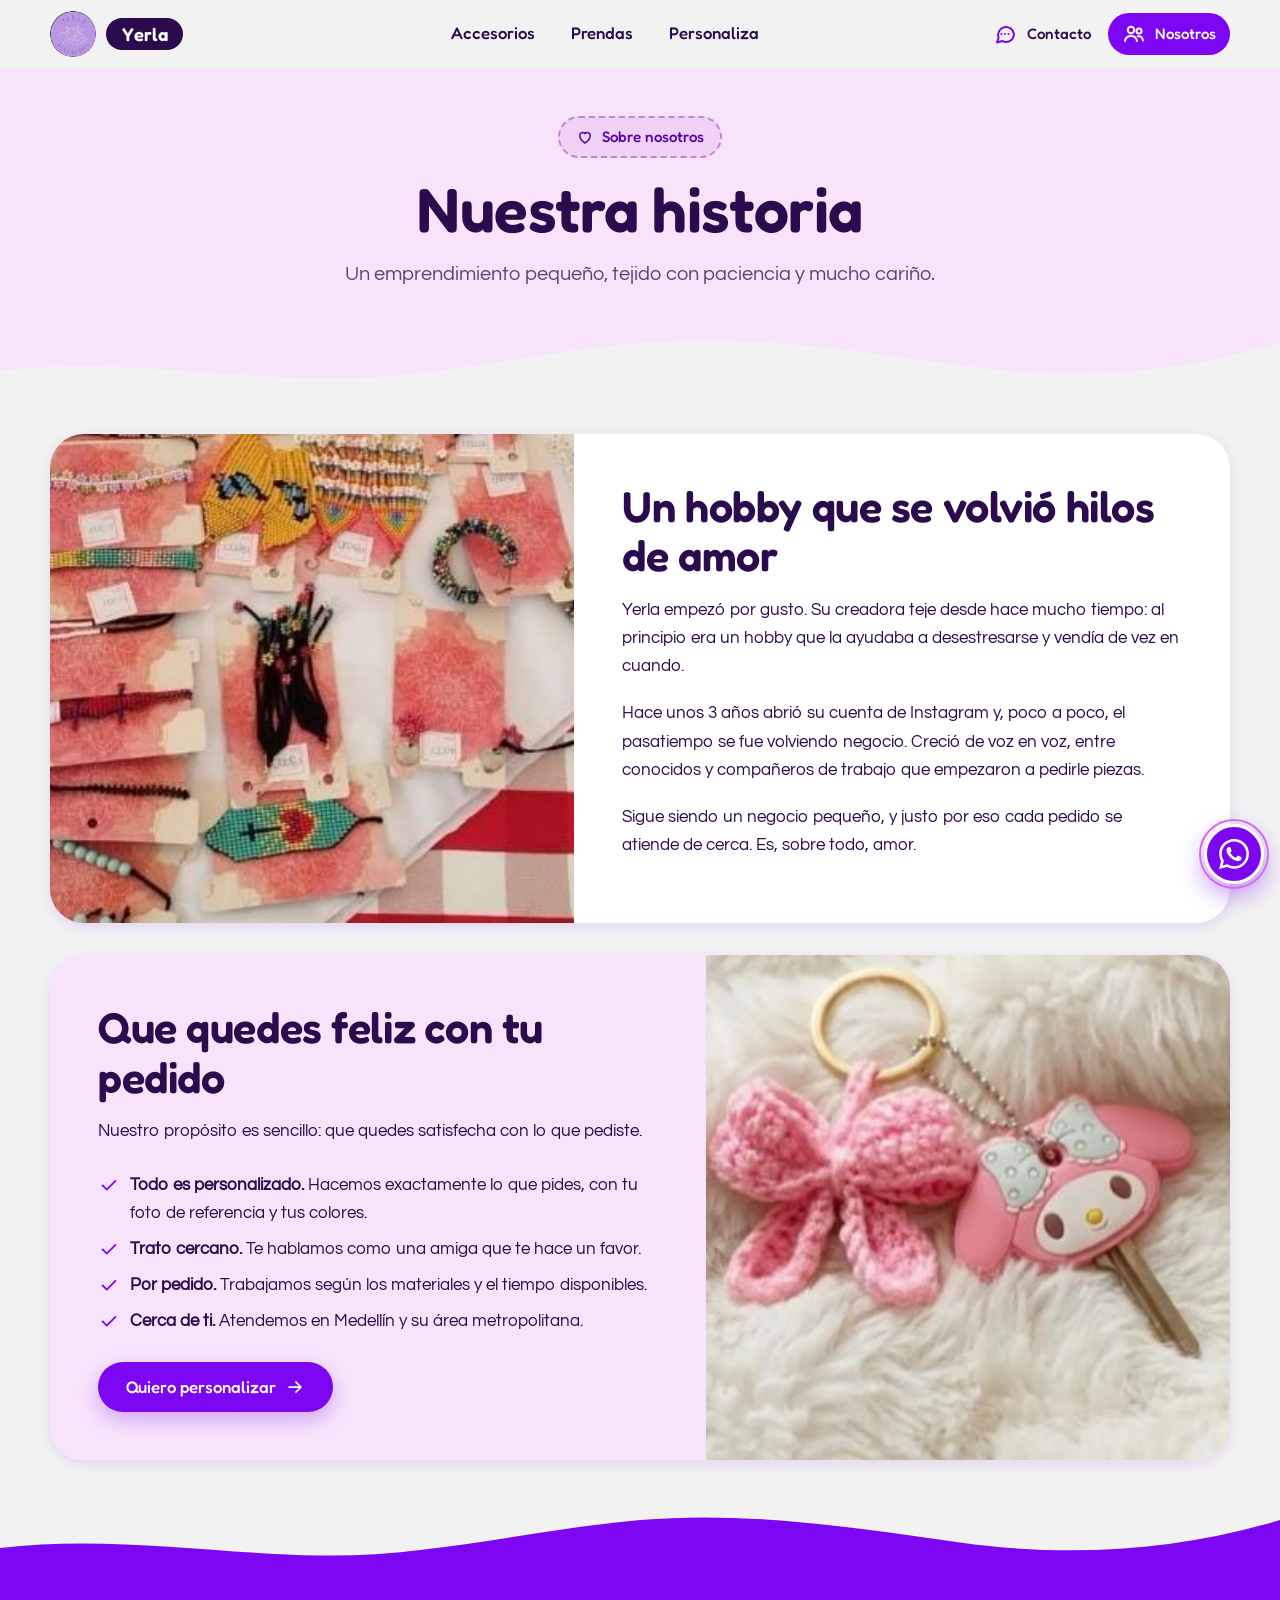
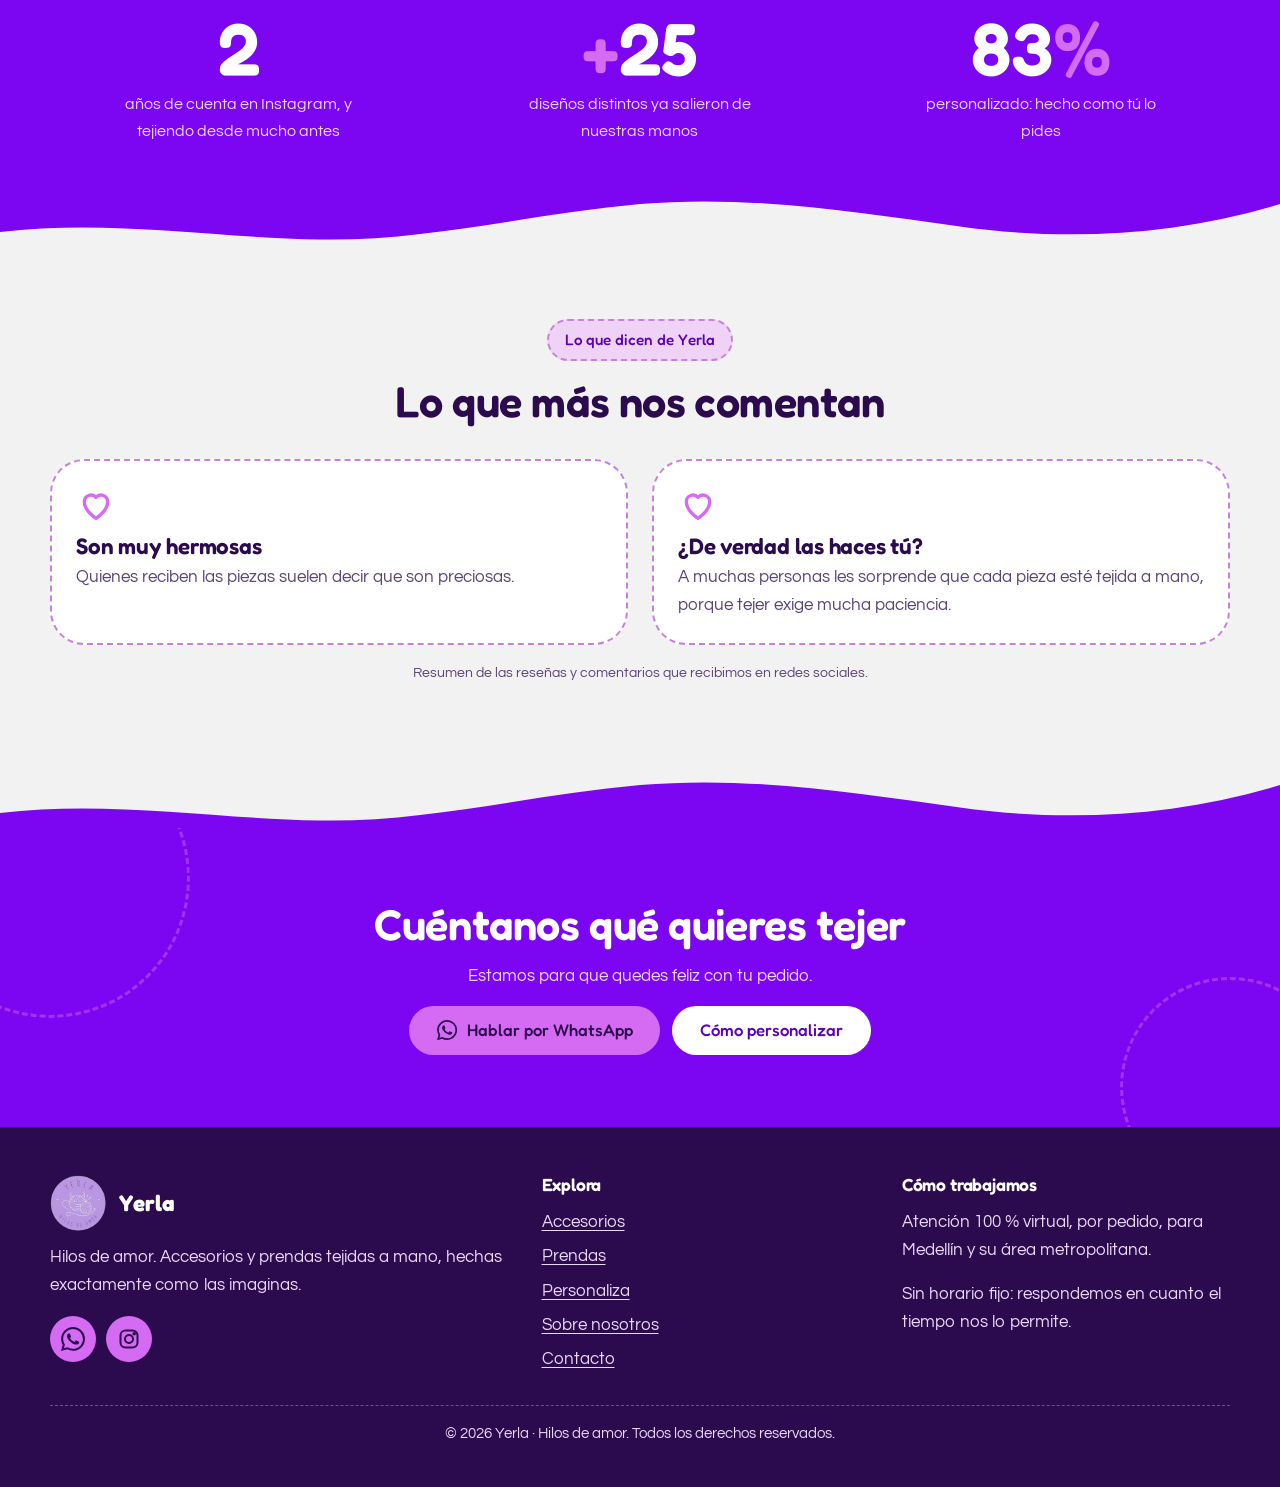
<file: nosotros.html>
<!DOCTYPE html>
<html lang="es-CO">
<head>
<meta charset="utf-8">
<meta name="viewport" content="width=device-width, initial-scale=1">
<title>Sobre nosotros | Yerla · Hilos de amor</title>
<meta name="description" content="Conoce la historia de Yerla: un hobby desestresante que se volvió un negocio de accesorios y prendas tejidas a mano, hechos con amor y a tu medida.">
<meta name="theme-color" content="#7C05F2">
<!-- PENDIENTE: cambiar https://TU-DOMINIO.com/ por el dominio real cuando exista (afecta Open Graph, sitemap y datos estructurados) -->
<meta property="og:type" content="website">
<meta property="og:locale" content="es_CO">
<meta property="og:site_name" content="Yerla · Hilos de amor">
<meta property="og:title" content="Sobre nosotros | Yerla · Hilos de amor">
<meta property="og:description" content="Conoce la historia de Yerla: un hobby desestresante que se volvió un negocio de accesorios y prendas tejidas a mano, hechos con amor y a tu medida.">
<meta property="og:url" content="https://TU-DOMINIO.com/nosotros.html">
<meta property="og:image" content="https://TU-DOMINIO.com/assets/images/og-yerla.jpg">
<meta name="twitter:card" content="summary_large_image">
<link rel="icon" type="image/png" href="assets/logos/favicon.png">
<link rel="apple-touch-icon" href="assets/logos/apple-touch-icon.png">
<link rel="preconnect" href="https://fonts.googleapis.com">
<link rel="preconnect" href="https://fonts.gstatic.com" crossorigin>
<link href="https://fonts.googleapis.com/css2?family=Fredoka:wght@400;500;600&family=Questrial&display=swap" rel="stylesheet">
<link rel="stylesheet" href="css/styles.css">
<script>document.documentElement.classList.add("js");</script>
</head>
<body>
<a class="skip-link" href="#contenido">Saltar al contenido</a>
<header class="site-header">
  <div class="container nav">
    <a class="brand" href="index.html" aria-label="Yerla, hilos de amor — ir al inicio">
      <img src="assets/logos/yerla-logo.png" width="46" height="46" alt="" decoding="async">
      <span class="brand-name">Yerla</span>
    </a>
    <button class="nav-toggle" type="button" aria-expanded="false" aria-controls="nav-panel" aria-label="Abrir menú">
      <svg class="i-open" viewBox="0 0 24 24" fill="none" stroke="currentColor" stroke-width="2" stroke-linecap="round" stroke-linejoin="round" aria-hidden="true" focusable="false"><path d="M4 7h16M4 12h16M4 17h16"/></svg><svg class="i-close" viewBox="0 0 24 24" fill="none" stroke="currentColor" stroke-width="2" stroke-linecap="round" stroke-linejoin="round" aria-hidden="true" focusable="false"><path d="M6 6l12 12M18 6L6 18"/></svg>
    </button>
    <nav class="nav-panel" id="nav-panel" aria-label="Principal">
      <ul class="nav-list"><li class="nav-item"><a class="nav-link" href="accesorios.html">Accesorios</a><div class="subnav" aria-label="Accesorios"><a href="accesorios.html">Todo</a><a href="accesorios.html?cat=manillas">Manillas</a><a href="accesorios.html?cat=aretes">Aretes</a><a href="accesorios.html?cat=llaveros">Llaveros</a></div></li><li class="nav-item"><a class="nav-link" href="prendas.html">Prendas</a><div class="subnav" aria-label="Prendas"><a href="prendas.html">Todo</a><a href="prendas.html?cat=salidas">Salidas de baño</a><a href="prendas.html?cat=trajes">Trajes de baño</a><a href="prendas.html?cat=blusas">Blusas y crop tops</a><a href="prendas.html?cat=gorros">Gorros</a></div></li><li class="nav-item"><a class="nav-link" href="personaliza.html">Personaliza</a></li></ul>
      <ul class="nav-icons">
        <li><a class="nav-link" href="contacto.html"><svg class="" viewBox="0 0 24 24" fill="none" stroke="currentColor" stroke-width="2" stroke-linecap="round" stroke-linejoin="round" aria-hidden="true" focusable="false"><path d="M21 12a8 8 0 0 1-11.7 7L4 20.5l1.6-4.6A8 8 0 1 1 21 12z"/><path d="M8.5 12h.01M12 12h.01M15.5 12h.01"/></svg><span>Contacto</span></a></li>
        <li><a class="nav-link" href="nosotros.html" aria-current="page"><svg class="" viewBox="0 0 24 24" fill="none" stroke="currentColor" stroke-width="2" stroke-linecap="round" stroke-linejoin="round" aria-hidden="true" focusable="false"><circle cx="9" cy="8" r="3.2"/><path d="M3 19c.6-3.4 3-5 6-5s5.4 1.6 6 5"/><circle cx="17" cy="9" r="2.5"/><path d="M16 14.2c2.7-.3 4.5 1.2 5 4.3"/></svg><span>Nosotros</span></a></li>
      </ul>
    </nav>
  </div>
</header>
<main id="contenido">
<header class="page-head">
  <div class="container">
    <span class="eyebrow"><svg class="" viewBox="0 0 24 24" fill="none" stroke="currentColor" stroke-width="2" stroke-linecap="round" stroke-linejoin="round" aria-hidden="true" focusable="false"><path d="M12 20s-7-4.4-7-10a4 4 0 0 1 7-2.6A4 4 0 0 1 19 10c0 5.6-7 10-7 10z"/></svg> Sobre nosotros</span>
    <h1>Nuestra historia</h1>
    <p class="lead">Un emprendimiento pequeño, tejido con paciencia y mucho cariño.</p>
  </div>
</header>
<div aria-hidden="true" style="background:var(--bone)"><svg class="wave" style="color:var(--blush)" viewBox="0 0 1440 60" preserveAspectRatio="none" focusable="false"><path d="M0 0h1440v14c-120 34-240 40-360 24S840 4 720 14 480 54 360 52 120 30 0 44z"/></svg></div>

<section class="section--tight" aria-label="Historia de Yerla">
  <div class="container">
    <article class="split reveal" aria-labelledby="h-hobby">
      <div class="split-media"><img src="assets/images/manillas-coleccion-variada.jpg" alt="Manillas y accesorios tejidos organizados sobre cartulinas rosadas" width="409" height="307" decoding="async"></div>
      <div class="split-body">
        <h2 id="h-hobby">Un hobby que se volvió hilos de amor</h2>
        <p>Yerla empezó por gusto. Su creadora teje desde hace mucho tiempo: al principio era un hobby que la ayudaba a desestresarse y vendía de vez en cuando.</p>
        <p>Hace unos 3 años abrió su cuenta de Instagram y, poco a poco, el pasatiempo se fue volviendo negocio. Creció de voz en voz, entre conocidos y compañeros de trabajo que empezaron a pedirle piezas.</p>
        <p>Sigue siendo un negocio pequeño, y justo por eso cada pedido se atiende de cerca. Es, sobre todo, amor.</p>
      </div>
    </article>

    <article class="split split--rev reveal" aria-labelledby="h-mision">
      <div class="split-media"><img src="assets/images/llavero-mono-crochet-rosado.jpg" alt="Llavero con moño de crochet rosado sobre una superficie suave" width="422" height="317" loading="lazy" decoding="async"></div>
      <div class="split-body split-body--tint">
        <h2 id="h-mision">Que quedes feliz con tu pedido</h2>
        <p>Nuestro propósito es sencillo: que quedes satisfecha con lo que pediste.</p>
        <ul>
          <li><svg class="" viewBox="0 0 24 24" fill="none" stroke="currentColor" stroke-width="2" stroke-linecap="round" stroke-linejoin="round" aria-hidden="true" focusable="false"><path d="M5 12.5l4.5 4.5L19 7.5"/></svg> <span><strong>Todo es personalizado.</strong> Hacemos exactamente lo que pides, con tu foto de referencia y tus colores.</span></li>
          <li><svg class="" viewBox="0 0 24 24" fill="none" stroke="currentColor" stroke-width="2" stroke-linecap="round" stroke-linejoin="round" aria-hidden="true" focusable="false"><path d="M5 12.5l4.5 4.5L19 7.5"/></svg> <span><strong>Trato cercano.</strong> Te hablamos como una amiga que te hace un favor.</span></li>
          <li><svg class="" viewBox="0 0 24 24" fill="none" stroke="currentColor" stroke-width="2" stroke-linecap="round" stroke-linejoin="round" aria-hidden="true" focusable="false"><path d="M5 12.5l4.5 4.5L19 7.5"/></svg> <span><strong>Por pedido.</strong> Trabajamos según los materiales y el tiempo disponibles.</span></li>
          <li><svg class="" viewBox="0 0 24 24" fill="none" stroke="currentColor" stroke-width="2" stroke-linecap="round" stroke-linejoin="round" aria-hidden="true" focusable="false"><path d="M5 12.5l4.5 4.5L19 7.5"/></svg> <span><strong>Cerca de ti.</strong> Atendemos en Medellín y su área metropolitana.</span></li>
        </ul>
        <a class="btn btn--primary" href="personaliza.html">Quiero personalizar <svg class="" viewBox="0 0 24 24" fill="none" stroke="currentColor" stroke-width="2" stroke-linecap="round" stroke-linejoin="round" aria-hidden="true" focusable="false"><path d="M5 12h14M13 6l6 6-6 6"/></svg></a>
      </div>
    </article>
  </div>
</section>

<div aria-hidden="true" style="background:var(--purple)"><svg class="wave" style="color:var(--bone)" viewBox="0 0 1440 60" preserveAspectRatio="none" focusable="false"><path d="M0 0h1440v14c-120 34-240 40-360 24S840 4 720 14 480 54 360 52 120 30 0 44z"/></svg></div>
<section class="stats" aria-label="Yerla en cifras">
  <div class="container stats-grid">
    <div class="reveal"><div class="stat-num" data-count="3"><span class="n">3</span></div><p class="stat-label">años de cuenta en Instagram, y tejiendo desde mucho antes</p></div>
    <div class="reveal" data-delay="1"><div class="stat-num" data-count="30"><span class="sym">+</span><span class="n">30</span></div><p class="stat-label">diseños distintos ya salieron de nuestras manos</p></div>
    <div class="reveal" data-delay="2"><div class="stat-num" data-count="100"><span class="n">100</span><span class="sym">%</span></div><p class="stat-label">personalizado: hecho como tú lo pides</p></div>
  </div>
</section>
<div aria-hidden="true" style="background:var(--bone)"><svg class="wave" style="color:var(--purple)" viewBox="0 0 1440 60" preserveAspectRatio="none" focusable="false"><path d="M0 0h1440v14c-120 34-240 40-360 24S840 4 720 14 480 54 360 52 120 30 0 44z"/></svg></div>

<section class="section" aria-labelledby="testi-title">
  <div class="container">
    <div class="section-head center reveal">
      <span class="eyebrow">Lo que dicen de Yerla</span>
      <h2 id="testi-title">Lo que más nos comentan</h2>
    </div>
    <!-- PENDIENTE: reemplazar estas dos tarjetas por testimonios reales (nombre, foto y permiso de la cliente) cuando estén disponibles. -->
    <div class="testi">
      <article class="testi-card reveal"><svg class="" viewBox="0 0 24 24" fill="none" stroke="currentColor" stroke-width="2" stroke-linecap="round" stroke-linejoin="round" aria-hidden="true" focusable="false"><path d="M12 20s-7-4.4-7-10a4 4 0 0 1 7-2.6A4 4 0 0 1 19 10c0 5.6-7 10-7 10z"/></svg><h3>Son muy hermosas</h3><p>Quienes reciben las piezas suelen decir que son preciosas.</p></article>
      <article class="testi-card reveal" data-delay="1"><svg class="" viewBox="0 0 24 24" fill="none" stroke="currentColor" stroke-width="2" stroke-linecap="round" stroke-linejoin="round" aria-hidden="true" focusable="false"><path d="M12 20s-7-4.4-7-10a4 4 0 0 1 7-2.6A4 4 0 0 1 19 10c0 5.6-7 10-7 10z"/></svg><h3>¿De verdad las haces tú?</h3><p>A muchas personas les sorprende que cada pieza esté tejida a mano, porque tejer exige mucha paciencia.</p></article>
    </div>
    <p class="testi-source">Resumen de las reseñas y comentarios que recibimos en redes sociales.</p>
  </div>
</section>
<div aria-hidden="true" style="background:var(--purple)"><svg class="wave" style="color:var(--bone)" viewBox="0 0 1440 60" preserveAspectRatio="none" focusable="false"><path d="M0 0h1440v14c-120 34-240 40-360 24S840 4 720 14 480 54 360 52 120 30 0 44z"/></svg></div>
<section class="cta-band" aria-labelledby="cta-title">
  <div class="container reveal">
    <h2 id="cta-title">Cuéntanos qué quieres tejer</h2>
    <p>Estamos para que quedes feliz con tu pedido.</p>
    <div class="btn-row">
      <a class="btn btn--primary" href="#" data-wa><svg class="" viewBox="0 0 24 24" fill="currentColor" aria-hidden="true" focusable="false"><path d="M17.472 14.382c-.297-.149-1.758-.867-2.03-.967-.273-.099-.471-.148-.67.15-.197.297-.767.966-.94 1.164-.173.199-.347.223-.644.075-.297-.15-1.255-.463-2.39-1.475-.883-.788-1.48-1.761-1.653-2.059-.173-.297-.018-.458.13-.606.134-.133.298-.347.446-.52.149-.174.198-.298.298-.497.099-.198.05-.371-.025-.52-.075-.149-.669-1.612-.916-2.207-.242-.579-.487-.5-.669-.51-.173-.008-.371-.01-.57-.01-.198 0-.52.074-.792.372-.272.297-1.04 1.016-1.04 2.479 0 1.462 1.065 2.875 1.213 3.074.149.198 2.096 3.2 5.077 4.487.709.306 1.262.489 1.694.625.712.227 1.36.195 1.871.118.571-.085 1.758-.719 2.006-1.413.248-.694.248-1.289.173-1.413-.074-.124-.272-.198-.57-.347m-5.421 7.403h-.004a9.87 9.87 0 01-5.031-1.378l-.361-.214-3.741.982.998-3.648-.235-.374a9.86 9.86 0 01-1.51-5.26c.001-5.45 4.436-9.884 9.888-9.884 2.64 0 5.122 1.03 6.988 2.898a9.825 9.825 0 012.893 6.994c-.003 5.45-4.437 9.884-9.885 9.884m8.413-18.297A11.815 11.815 0 0012.05 0C5.495 0 .16 5.335.157 11.892c0 2.096.547 4.142 1.588 5.945L.057 24l6.305-1.654a11.882 11.882 0 005.683 1.448h.005c6.554 0 11.89-5.335 11.893-11.893a11.821 11.821 0 00-3.48-8.413Z"/></svg> Hablar por WhatsApp</a>
      <a class="btn btn--soft" href="personaliza.html">Cómo personalizar</a>
    </div>
  </div>
</section>
</main>
<footer class="site-footer">
  <div class="container">
    <div class="footer-grid">
      <div>
        <div class="footer-brand"><img src="assets/logos/yerla-logo.png" width="56" height="56" alt="" loading="lazy"><strong>Yerla</strong></div>
        <p>Hilos de amor. Accesorios y prendas tejidas a mano, hechas exactamente como las imaginas.</p>
        <div class="social">
          <a href="#" data-wa aria-label="Escribir a Yerla por WhatsApp"><svg class="" viewBox="0 0 24 24" fill="currentColor" aria-hidden="true" focusable="false"><path d="M17.472 14.382c-.297-.149-1.758-.867-2.03-.967-.273-.099-.471-.148-.67.15-.197.297-.767.966-.94 1.164-.173.199-.347.223-.644.075-.297-.15-1.255-.463-2.39-1.475-.883-.788-1.48-1.761-1.653-2.059-.173-.297-.018-.458.13-.606.134-.133.298-.347.446-.52.149-.174.198-.298.298-.497.099-.198.05-.371-.025-.52-.075-.149-.669-1.612-.916-2.207-.242-.579-.487-.5-.669-.51-.173-.008-.371-.01-.57-.01-.198 0-.52.074-.792.372-.272.297-1.04 1.016-1.04 2.479 0 1.462 1.065 2.875 1.213 3.074.149.198 2.096 3.2 5.077 4.487.709.306 1.262.489 1.694.625.712.227 1.36.195 1.871.118.571-.085 1.758-.719 2.006-1.413.248-.694.248-1.289.173-1.413-.074-.124-.272-.198-.57-.347m-5.421 7.403h-.004a9.87 9.87 0 01-5.031-1.378l-.361-.214-3.741.982.998-3.648-.235-.374a9.86 9.86 0 01-1.51-5.26c.001-5.45 4.436-9.884 9.888-9.884 2.64 0 5.122 1.03 6.988 2.898a9.825 9.825 0 012.893 6.994c-.003 5.45-4.437 9.884-9.885 9.884m8.413-18.297A11.815 11.815 0 0012.05 0C5.495 0 .16 5.335.157 11.892c0 2.096.547 4.142 1.588 5.945L.057 24l6.305-1.654a11.882 11.882 0 005.683 1.448h.005c6.554 0 11.89-5.335 11.893-11.893a11.821 11.821 0 00-3.48-8.413Z"/></svg></a>
          <a href="#" data-instagram aria-label="Instagram de Yerla"><svg class="" viewBox="0 0 24 24" fill="none" stroke="currentColor" stroke-width="2" stroke-linecap="round" stroke-linejoin="round" aria-hidden="true" focusable="false"><rect x="3.5" y="3.5" width="17" height="17" rx="5"/><circle cx="12" cy="12" r="4"/><circle cx="17.2" cy="6.8" r=".8" fill="currentColor"/></svg></a>
        </div>
      </div>
      <div>
        <h2>Explora</h2>
        <ul class="footer-list">
          <li><a href="accesorios.html">Accesorios</a></li>
          <li><a href="prendas.html">Prendas</a></li>
          <li><a href="personaliza.html">Personaliza</a></li>
          <li><a href="nosotros.html">Sobre nosotros</a></li>
          <li><a href="contacto.html">Contacto</a></li>
        </ul>
      </div>
      <div>
        <h2>Cómo trabajamos</h2>
        <p>Atención 100&nbsp;% virtual, por pedido, para Medellín y su área metropolitana.</p>
        <p>Sin horario fijo: respondemos en cuanto el tiempo nos lo permite.</p>
      </div>
    </div>
    <p class="copy">© <span data-year>2026</span> Yerla · Hilos de amor. Todos los derechos reservados.</p>
  </div>
</footer>
<a class="fab-wa" href="#" data-wa aria-label="Escribir a Yerla por WhatsApp"><svg class="" viewBox="0 0 24 24" fill="currentColor" aria-hidden="true" focusable="false"><path d="M17.472 14.382c-.297-.149-1.758-.867-2.03-.967-.273-.099-.471-.148-.67.15-.197.297-.767.966-.94 1.164-.173.199-.347.223-.644.075-.297-.15-1.255-.463-2.39-1.475-.883-.788-1.48-1.761-1.653-2.059-.173-.297-.018-.458.13-.606.134-.133.298-.347.446-.52.149-.174.198-.298.298-.497.099-.198.05-.371-.025-.52-.075-.149-.669-1.612-.916-2.207-.242-.579-.487-.5-.669-.51-.173-.008-.371-.01-.57-.01-.198 0-.52.074-.792.372-.272.297-1.04 1.016-1.04 2.479 0 1.462 1.065 2.875 1.213 3.074.149.198 2.096 3.2 5.077 4.487.709.306 1.262.489 1.694.625.712.227 1.36.195 1.871.118.571-.085 1.758-.719 2.006-1.413.248-.694.248-1.289.173-1.413-.074-.124-.272-.198-.57-.347m-5.421 7.403h-.004a9.87 9.87 0 01-5.031-1.378l-.361-.214-3.741.982.998-3.648-.235-.374a9.86 9.86 0 01-1.51-5.26c.001-5.45 4.436-9.884 9.888-9.884 2.64 0 5.122 1.03 6.988 2.898a9.825 9.825 0 012.893 6.994c-.003 5.45-4.437 9.884-9.885 9.884m8.413-18.297A11.815 11.815 0 0012.05 0C5.495 0 .16 5.335.157 11.892c0 2.096.547 4.142 1.588 5.945L.057 24l6.305-1.654a11.882 11.882 0 005.683 1.448h.005c6.554 0 11.89-5.335 11.893-11.893a11.821 11.821 0 00-3.48-8.413Z"/></svg></a>
<button class="to-top" type="button" aria-label="Volver al inicio de la página"><svg class="" viewBox="0 0 24 24" fill="none" stroke="currentColor" stroke-width="2" stroke-linecap="round" stroke-linejoin="round" aria-hidden="true" focusable="false"><path d="M6 15l6-6 6 6"/></svg></button>
<script src="js/config.js"></script>
<script src="js/main.js"></script>
</body>
</html>
</file>
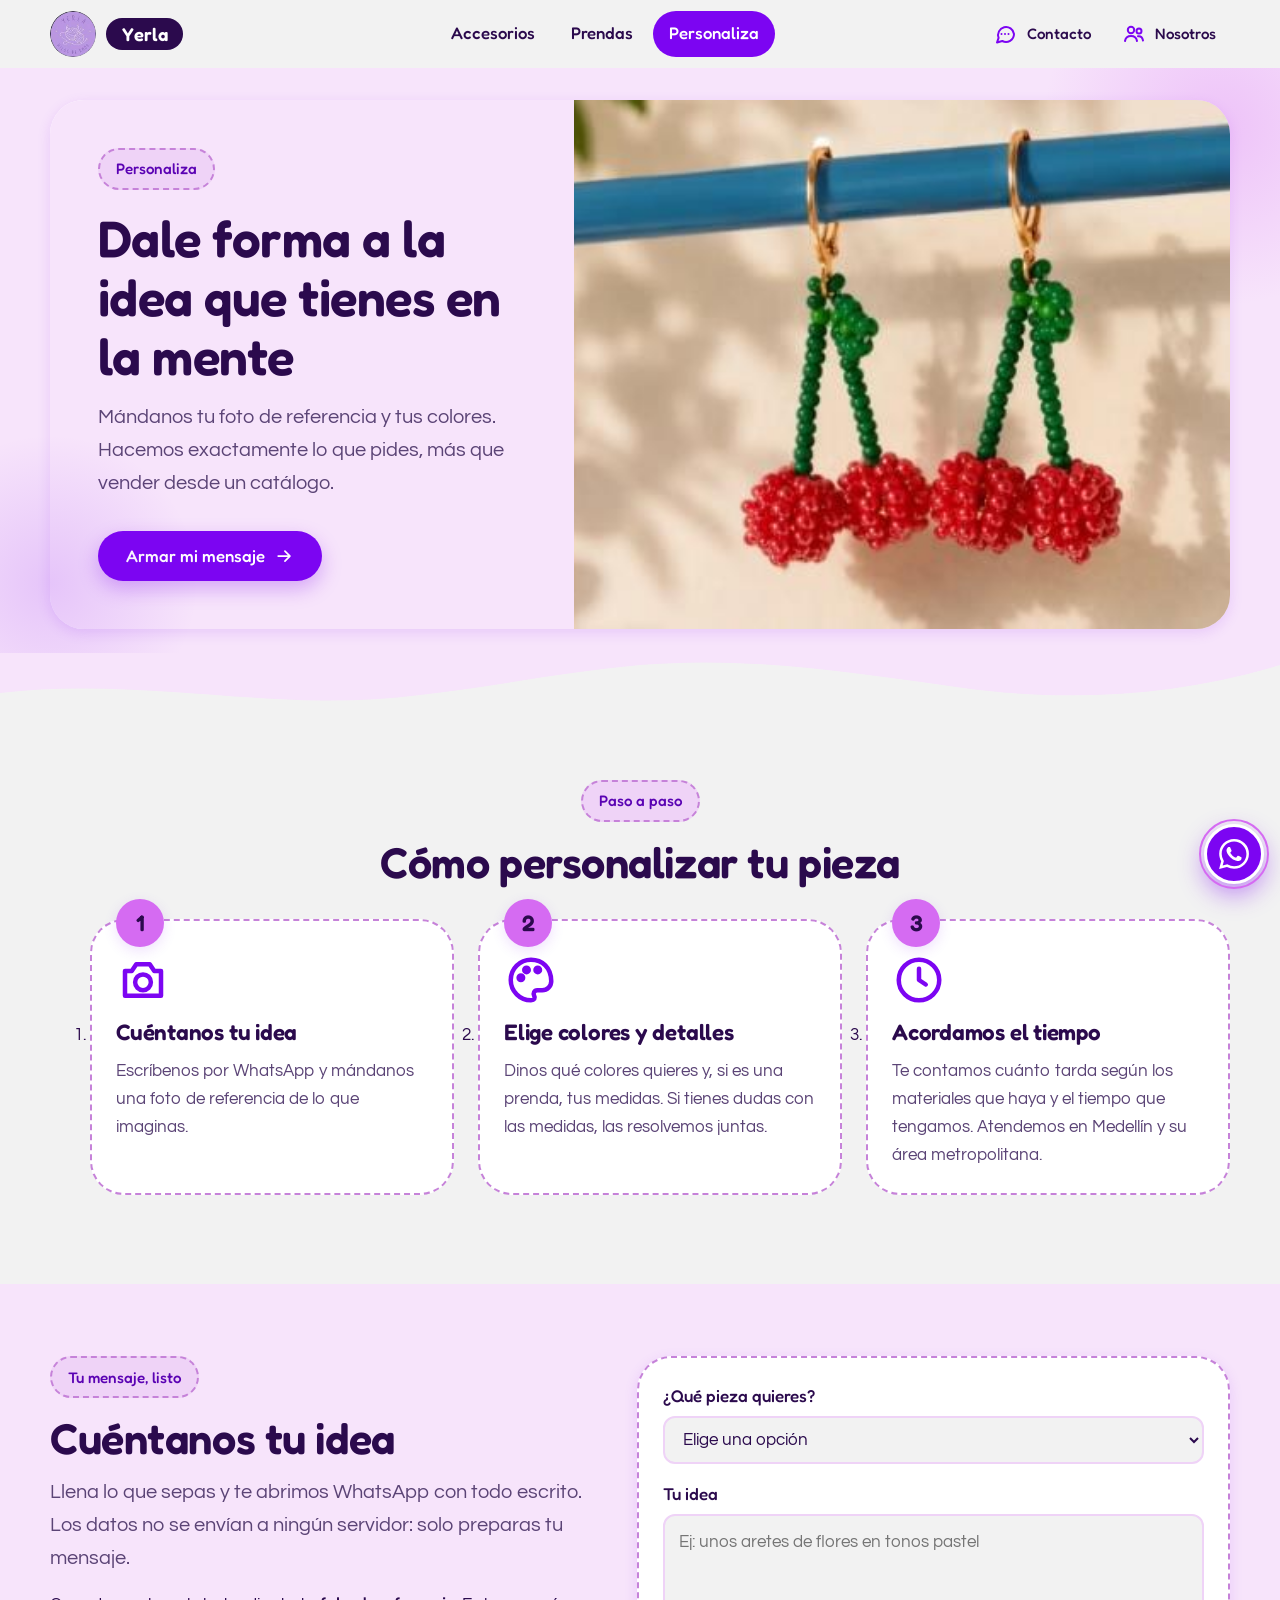
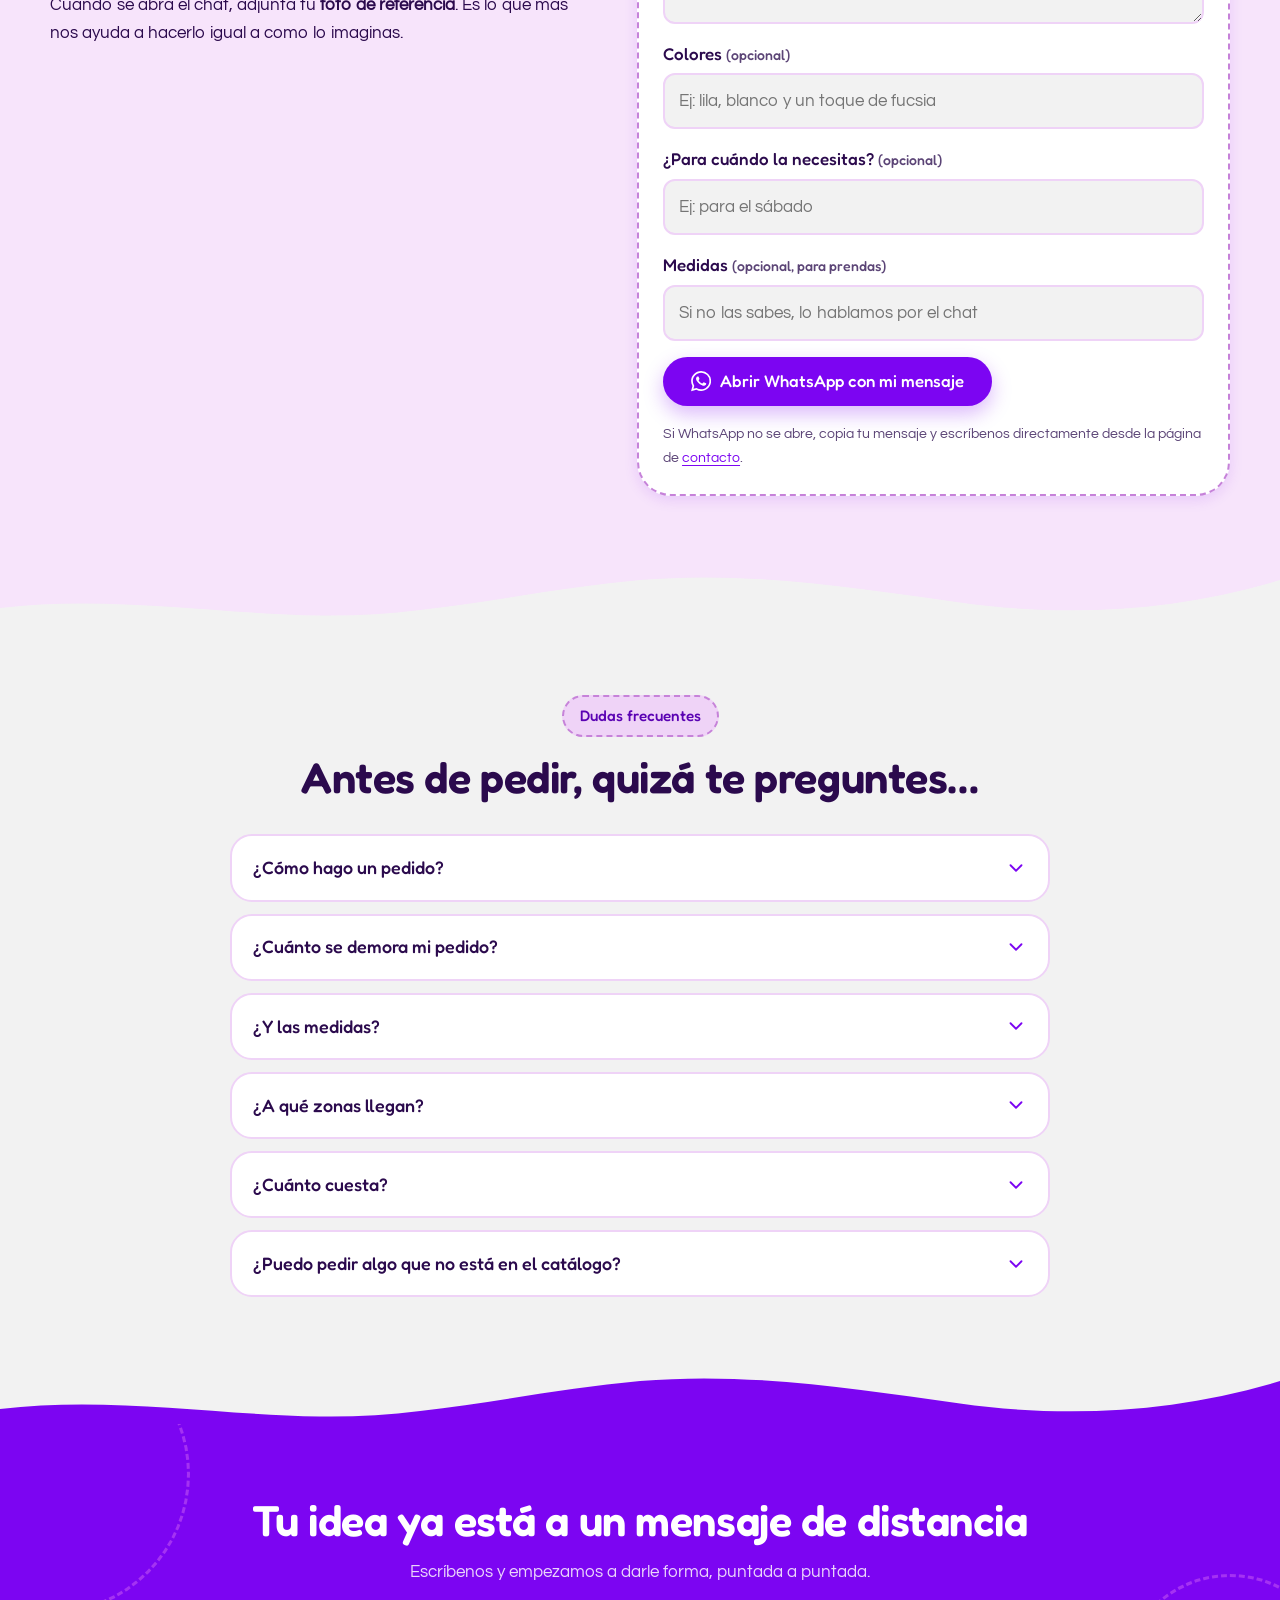
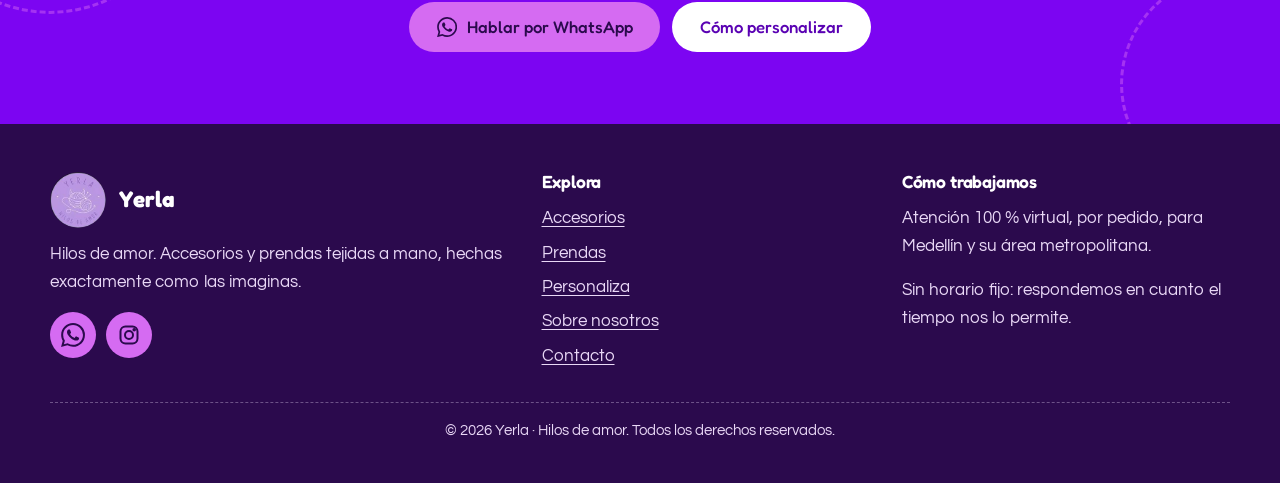
<file: personaliza.html>
<!DOCTYPE html>
<html lang="es-CO">
<head>
<meta charset="utf-8">
<meta name="viewport" content="width=device-width, initial-scale=1">
<title>Personaliza tu pieza | Yerla · Hilos de amor</title>
<meta name="description" content="Cuéntanos tu idea, tu foto de referencia y tus colores: Yerla teje accesorios y prendas a tu medida en Medellín y su área metropolitana.">
<meta name="theme-color" content="#7C05F2">
<!-- PENDIENTE: cambiar https://TU-DOMINIO.com/ por el dominio real cuando exista (afecta Open Graph, sitemap y datos estructurados) -->
<meta property="og:type" content="website">
<meta property="og:locale" content="es_CO">
<meta property="og:site_name" content="Yerla · Hilos de amor">
<meta property="og:title" content="Personaliza tu pieza | Yerla · Hilos de amor">
<meta property="og:description" content="Cuéntanos tu idea, tu foto de referencia y tus colores: Yerla teje accesorios y prendas a tu medida en Medellín y su área metropolitana.">
<meta property="og:url" content="https://TU-DOMINIO.com/personaliza.html">
<meta property="og:image" content="https://TU-DOMINIO.com/assets/images/og-yerla.jpg">
<meta name="twitter:card" content="summary_large_image">
<link rel="icon" type="image/png" href="assets/logos/favicon.png">
<link rel="apple-touch-icon" href="assets/logos/apple-touch-icon.png">
<link rel="preconnect" href="https://fonts.googleapis.com">
<link rel="preconnect" href="https://fonts.gstatic.com" crossorigin>
<link href="https://fonts.googleapis.com/css2?family=Fredoka:wght@400;500;600&family=Questrial&display=swap" rel="stylesheet">
<link rel="stylesheet" href="css/styles.css">
<script>document.documentElement.classList.add("js");</script>
</head>
<body>
<a class="skip-link" href="#contenido">Saltar al contenido</a>
<header class="site-header">
  <div class="container nav">
    <a class="brand" href="index.html" aria-label="Yerla, hilos de amor — ir al inicio">
      <img src="assets/logos/yerla-logo.png" width="46" height="46" alt="" decoding="async">
      <span class="brand-name">Yerla</span>
    </a>
    <button class="nav-toggle" type="button" aria-expanded="false" aria-controls="nav-panel" aria-label="Abrir menú">
      <svg class="i-open" viewBox="0 0 24 24" fill="none" stroke="currentColor" stroke-width="2" stroke-linecap="round" stroke-linejoin="round" aria-hidden="true" focusable="false"><path d="M4 7h16M4 12h16M4 17h16"/></svg><svg class="i-close" viewBox="0 0 24 24" fill="none" stroke="currentColor" stroke-width="2" stroke-linecap="round" stroke-linejoin="round" aria-hidden="true" focusable="false"><path d="M6 6l12 12M18 6L6 18"/></svg>
    </button>
    <nav class="nav-panel" id="nav-panel" aria-label="Principal">
      <ul class="nav-list"><li class="nav-item"><a class="nav-link" href="accesorios.html">Accesorios</a><div class="subnav" aria-label="Accesorios"><a href="accesorios.html">Todo</a><a href="accesorios.html?cat=manillas">Manillas</a><a href="accesorios.html?cat=aretes">Aretes</a><a href="accesorios.html?cat=llaveros">Llaveros</a></div></li><li class="nav-item"><a class="nav-link" href="prendas.html">Prendas</a><div class="subnav" aria-label="Prendas"><a href="prendas.html">Todo</a><a href="prendas.html?cat=salidas">Salidas de baño</a><a href="prendas.html?cat=trajes">Trajes de baño</a><a href="prendas.html?cat=blusas">Blusas y crop tops</a><a href="prendas.html?cat=gorros">Gorros</a></div></li><li class="nav-item"><a class="nav-link" href="personaliza.html" aria-current="page">Personaliza</a></li></ul>
      <ul class="nav-icons">
        <li><a class="nav-link" href="contacto.html"><svg class="" viewBox="0 0 24 24" fill="none" stroke="currentColor" stroke-width="2" stroke-linecap="round" stroke-linejoin="round" aria-hidden="true" focusable="false"><path d="M21 12a8 8 0 0 1-11.7 7L4 20.5l1.6-4.6A8 8 0 1 1 21 12z"/><path d="M8.5 12h.01M12 12h.01M15.5 12h.01"/></svg><span>Contacto</span></a></li>
        <li><a class="nav-link" href="nosotros.html"><svg class="" viewBox="0 0 24 24" fill="none" stroke="currentColor" stroke-width="2" stroke-linecap="round" stroke-linejoin="round" aria-hidden="true" focusable="false"><circle cx="9" cy="8" r="3.2"/><path d="M3 19c.6-3.4 3-5 6-5s5.4 1.6 6 5"/><circle cx="17" cy="9" r="2.5"/><path d="M16 14.2c2.7-.3 4.5 1.2 5 4.3"/></svg><span>Nosotros</span></a></li>
      </ul>
    </nav>
  </div>
</header>
<main id="contenido">
<section class="hero" style="padding-block:var(--s-6) var(--s-5)" aria-labelledby="pers-h1">
  <div class="container">
    <div class="split reveal">
      <div class="split-body split-body--tint">
        <span class="eyebrow">Personaliza</span>
        <h1 id="pers-h1" style="font-size:clamp(2rem,5vw,3.2rem)">Dale forma a la idea que tienes en la mente</h1>
        <p class="lead">Mándanos tu foto de referencia y tus colores. Hacemos exactamente lo que pides, más que vender desde un catálogo.</p>
        <a class="btn btn--primary" href="#pedido">Armar mi mensaje <svg class="" viewBox="0 0 24 24" fill="none" stroke="currentColor" stroke-width="2" stroke-linecap="round" stroke-linejoin="round" aria-hidden="true" focusable="false"><path d="M5 12h14M13 6l6 6-6 6"/></svg></a>
      </div>
      <div class="split-media"><img src="assets/images/aretes-cerezas-mostacilla.jpg" alt="Aretes de cerezas tejidos en mostacilla, un ejemplo de pieza hecha a gusto" width="415" height="311" decoding="async"></div>
    </div>
  </div>
</section>
<div aria-hidden="true" style="background:var(--bone)"><svg class="wave" style="color:var(--blush)" viewBox="0 0 1440 60" preserveAspectRatio="none" focusable="false"><path d="M0 0h1440v14c-120 34-240 40-360 24S840 4 720 14 480 54 360 52 120 30 0 44z"/></svg></div>

<section class="section" aria-labelledby="como-title">
  <div class="container">
    <div class="section-head center reveal">
      <span class="eyebrow">Paso a paso</span>
      <h2 id="como-title">Cómo personalizar tu pieza</h2>
    </div>
    <ol class="steps"><li class="step reveal" data-delay="0"><span class="step-num" aria-hidden="true">1</span><svg class="step-icon" viewBox="0 0 24 24" fill="none" stroke="currentColor" stroke-width="2" stroke-linecap="round" stroke-linejoin="round" aria-hidden="true" focusable="false"><path d="M4 8h3l2-3h6l2 3h3v11H4z"/><circle cx="12" cy="13" r="3.5"/></svg><h3>Cuéntanos tu idea</h3><p>Escríbenos por WhatsApp y mándanos una foto de referencia de lo que imaginas.</p></li><li class="step reveal" data-delay="1"><span class="step-num" aria-hidden="true">2</span><svg class="step-icon" viewBox="0 0 24 24" fill="none" stroke="currentColor" stroke-width="2" stroke-linecap="round" stroke-linejoin="round" aria-hidden="true" focusable="false"><path d="M12 3a9 9 0 1 0 0 18c1.5 0 2-1 1.4-2-.6-1 0-2.4 1.4-2.4H17a4 4 0 0 0 4-4C21 6.5 17 3 12 3z"/><circle cx="7.5" cy="11" r="1"/><circle cx="10" cy="7.5" r="1"/><circle cx="15" cy="7.5" r="1"/></svg><h3>Elige colores y detalles</h3><p>Dinos qué colores quieres y, si es una prenda, tus medidas. Si tienes dudas con las medidas, las resolvemos juntas.</p></li><li class="step reveal" data-delay="2"><span class="step-num" aria-hidden="true">3</span><svg class="step-icon" viewBox="0 0 24 24" fill="none" stroke="currentColor" stroke-width="2" stroke-linecap="round" stroke-linejoin="round" aria-hidden="true" focusable="false"><circle cx="12" cy="12" r="9"/><path d="M12 7v5l3 2"/></svg><h3>Acordamos el tiempo</h3><p>Te contamos cuánto tarda según los materiales que haya y el tiempo que tengamos. Atendemos en Medellín y su área metropolitana.</p></li></ol>
  </div>
</section>

<section class="section section--blush" id="pedido" aria-labelledby="pedido-title">
  <div class="container order-wrap">
    <div class="reveal">
      <span class="eyebrow">Tu mensaje, listo</span>
      <h2 id="pedido-title">Cuéntanos tu idea</h2>
      <p class="lead">Llena lo que sepas y te abrimos WhatsApp con todo escrito. Los datos no se envían a ningún servidor: solo preparas tu mensaje.</p>
      <p>Cuando se abra el chat, adjunta tu <strong>foto de referencia</strong>. Es lo que más nos ayuda a hacerlo igual a como lo imaginas.</p>
    </div>
    <div class="form-card reveal" data-delay="1">
      <form id="order-form" novalidate>
        <div class="field">
          <label for="f-pieza">¿Qué pieza quieres?</label>
          <select id="f-pieza" name="pieza" required aria-describedby="e-pieza">
            <option value="">Elige una opción</option>
            <option>Aretes</option><option>Manillas</option><option>Llavero</option>
            <option>Blusa o crop top</option><option>Traje de baño</option><option>Salida de baño</option>
            <option>Gorro</option><option>Otra cosa</option>
          </select>
          <span class="error-msg" id="e-pieza" role="alert"></span>
        </div>
        <div class="field">
          <label for="f-idea">Tu idea</label>
          <textarea id="f-idea" name="idea" required aria-describedby="e-idea" placeholder="Ej: unos aretes de flores en tonos pastel"></textarea>
          <span class="error-msg" id="e-idea" role="alert"></span>
        </div>
        <div class="field">
          <label for="f-colores">Colores <span class="hint">(opcional)</span></label>
          <input id="f-colores" name="colores" type="text" autocomplete="off" placeholder="Ej: lila, blanco y un toque de fucsia">
        </div>
        <div class="field">
          <label for="f-cuando">¿Para cuándo la necesitas? <span class="hint">(opcional)</span></label>
          <input id="f-cuando" name="cuando" type="text" autocomplete="off" placeholder="Ej: para el sábado">
        </div>
        <div class="field">
          <label for="f-medidas">Medidas <span class="hint">(opcional, para prendas)</span></label>
          <input id="f-medidas" name="medidas" type="text" autocomplete="off" placeholder="Si no las sabes, lo hablamos por el chat">
        </div>
        <button class="btn btn--primary" type="submit"><svg class="" viewBox="0 0 24 24" fill="currentColor" aria-hidden="true" focusable="false"><path d="M17.472 14.382c-.297-.149-1.758-.867-2.03-.967-.273-.099-.471-.148-.67.15-.197.297-.767.966-.94 1.164-.173.199-.347.223-.644.075-.297-.15-1.255-.463-2.39-1.475-.883-.788-1.48-1.761-1.653-2.059-.173-.297-.018-.458.13-.606.134-.133.298-.347.446-.52.149-.174.198-.298.298-.497.099-.198.05-.371-.025-.52-.075-.149-.669-1.612-.916-2.207-.242-.579-.487-.5-.669-.51-.173-.008-.371-.01-.57-.01-.198 0-.52.074-.792.372-.272.297-1.04 1.016-1.04 2.479 0 1.462 1.065 2.875 1.213 3.074.149.198 2.096 3.2 5.077 4.487.709.306 1.262.489 1.694.625.712.227 1.36.195 1.871.118.571-.085 1.758-.719 2.006-1.413.248-.694.248-1.289.173-1.413-.074-.124-.272-.198-.57-.347m-5.421 7.403h-.004a9.87 9.87 0 01-5.031-1.378l-.361-.214-3.741.982.998-3.648-.235-.374a9.86 9.86 0 01-1.51-5.26c.001-5.45 4.436-9.884 9.888-9.884 2.64 0 5.122 1.03 6.988 2.898a9.825 9.825 0 012.893 6.994c-.003 5.45-4.437 9.884-9.885 9.884m8.413-18.297A11.815 11.815 0 0012.05 0C5.495 0 .16 5.335.157 11.892c0 2.096.547 4.142 1.588 5.945L.057 24l6.305-1.654a11.882 11.882 0 005.683 1.448h.005c6.554 0 11.89-5.335 11.893-11.893a11.821 11.821 0 00-3.48-8.413Z"/></svg> Abrir WhatsApp con mi mensaje</button>
        <p class="form-status" id="form-status" role="status" aria-live="polite"></p>
        <p class="form-note">Si WhatsApp no se abre, copia tu mensaje y escríbenos directamente desde la página de <a href="contacto.html">contacto</a>.</p>
      </form>
    </div>
  </div>
</section>
<div aria-hidden="true" style="background:var(--bone)"><svg class="wave" style="color:var(--blush)" viewBox="0 0 1440 60" preserveAspectRatio="none" focusable="false"><path d="M0 0h1440v14c-120 34-240 40-360 24S840 4 720 14 480 54 360 52 120 30 0 44z"/></svg></div>

<section class="section" aria-labelledby="faq-title">
  <div class="container">
    <div class="section-head center reveal">
      <span class="eyebrow">Dudas frecuentes</span>
      <h2 id="faq-title">Antes de pedir, quizá te preguntes…</h2>
    </div>
    <div class="faq reveal"><details><summary>¿Cómo hago un pedido?<svg class="" viewBox="0 0 24 24" fill="none" stroke="currentColor" stroke-width="2" stroke-linecap="round" stroke-linejoin="round" aria-hidden="true" focusable="false"><path d="M6 9l6 6 6-6"/></svg></summary><div class="faq-body"><p>Por WhatsApp. Cuéntanos qué pieza quieres, mándanos una foto de referencia y dinos los colores. También puedes usar el formulario de esta página para dejar tu mensaje listo.</p></div></details><details><summary>¿Cuánto se demora mi pedido?<svg class="" viewBox="0 0 24 24" fill="none" stroke="currentColor" stroke-width="2" stroke-linecap="round" stroke-linejoin="round" aria-hidden="true" focusable="false"><path d="M6 9l6 6 6-6"/></svg></summary><div class="faq-body"><p>Depende de la pieza y de los materiales que haya disponibles. Trabajamos por pedido, en el tiempo que nos dejan otras labores, así que cuéntanos para cuándo lo necesitas. A veces es posible entregar casi de inmediato (incluso para una fiesta ese mismo día o el siguiente), según los materiales.</p></div></details><details><summary>¿Y las medidas?<svg class="" viewBox="0 0 24 24" fill="none" stroke="currentColor" stroke-width="2" stroke-linecap="round" stroke-linejoin="round" aria-hidden="true" focusable="false"><path d="M6 9l6 6 6-6"/></svg></summary><div class="faq-body"><p>En crochet las medidas importan mucho. Cuéntanos las tuyas, o tus dudas, por WhatsApp y las resolvemos juntas.</p></div></details><details><summary>¿A qué zonas llegan?<svg class="" viewBox="0 0 24 24" fill="none" stroke="currentColor" stroke-width="2" stroke-linecap="round" stroke-linejoin="round" aria-hidden="true" focusable="false"><path d="M6 9l6 6 6-6"/></svg></summary><div class="faq-body"><p>Atendemos a clientes en Medellín y su área metropolitana. Por ahora no llegamos a otras zonas.</p></div></details><details><summary>¿Cuánto cuesta?<svg class="" viewBox="0 0 24 24" fill="none" stroke="currentColor" stroke-width="2" stroke-linecap="round" stroke-linejoin="round" aria-hidden="true" focusable="false"><path d="M6 9l6 6 6-6"/></svg></summary><div class="faq-body"><p>El valor depende de la pieza, de los materiales y del tamaño, por eso lo conversamos por WhatsApp. Las prendas, como los trajes de baño, suelen ser más costosas que los accesorios.</p></div></details><details><summary>¿Puedo pedir algo que no está en el catálogo?<svg class="" viewBox="0 0 24 24" fill="none" stroke="currentColor" stroke-width="2" stroke-linecap="round" stroke-linejoin="round" aria-hidden="true" focusable="false"><path d="M6 9l6 6 6-6"/></svg></summary><div class="faq-body"><p>Sí. El catálogo es una muestra de lo que hemos tejido. Si tienes una idea, cuéntanosla y vemos cómo hacerla realidad.</p></div></details></div>
  </div>
</section>
<div aria-hidden="true" style="background:var(--purple)"><svg class="wave" style="color:var(--bone)" viewBox="0 0 1440 60" preserveAspectRatio="none" focusable="false"><path d="M0 0h1440v14c-120 34-240 40-360 24S840 4 720 14 480 54 360 52 120 30 0 44z"/></svg></div>
<section class="cta-band" aria-labelledby="cta-title">
  <div class="container reveal">
    <h2 id="cta-title">Tu idea ya está a un mensaje de distancia</h2>
    <p>Escríbenos y empezamos a darle forma, puntada a puntada.</p>
    <div class="btn-row">
      <a class="btn btn--primary" href="#" data-wa><svg class="" viewBox="0 0 24 24" fill="currentColor" aria-hidden="true" focusable="false"><path d="M17.472 14.382c-.297-.149-1.758-.867-2.03-.967-.273-.099-.471-.148-.67.15-.197.297-.767.966-.94 1.164-.173.199-.347.223-.644.075-.297-.15-1.255-.463-2.39-1.475-.883-.788-1.48-1.761-1.653-2.059-.173-.297-.018-.458.13-.606.134-.133.298-.347.446-.52.149-.174.198-.298.298-.497.099-.198.05-.371-.025-.52-.075-.149-.669-1.612-.916-2.207-.242-.579-.487-.5-.669-.51-.173-.008-.371-.01-.57-.01-.198 0-.52.074-.792.372-.272.297-1.04 1.016-1.04 2.479 0 1.462 1.065 2.875 1.213 3.074.149.198 2.096 3.2 5.077 4.487.709.306 1.262.489 1.694.625.712.227 1.36.195 1.871.118.571-.085 1.758-.719 2.006-1.413.248-.694.248-1.289.173-1.413-.074-.124-.272-.198-.57-.347m-5.421 7.403h-.004a9.87 9.87 0 01-5.031-1.378l-.361-.214-3.741.982.998-3.648-.235-.374a9.86 9.86 0 01-1.51-5.26c.001-5.45 4.436-9.884 9.888-9.884 2.64 0 5.122 1.03 6.988 2.898a9.825 9.825 0 012.893 6.994c-.003 5.45-4.437 9.884-9.885 9.884m8.413-18.297A11.815 11.815 0 0012.05 0C5.495 0 .16 5.335.157 11.892c0 2.096.547 4.142 1.588 5.945L.057 24l6.305-1.654a11.882 11.882 0 005.683 1.448h.005c6.554 0 11.89-5.335 11.893-11.893a11.821 11.821 0 00-3.48-8.413Z"/></svg> Hablar por WhatsApp</a>
      <a class="btn btn--soft" href="personaliza.html">Cómo personalizar</a>
    </div>
  </div>
</section>
</main>
<footer class="site-footer">
  <div class="container">
    <div class="footer-grid">
      <div>
        <div class="footer-brand"><img src="assets/logos/yerla-logo.png" width="56" height="56" alt="" loading="lazy"><strong>Yerla</strong></div>
        <p>Hilos de amor. Accesorios y prendas tejidas a mano, hechas exactamente como las imaginas.</p>
        <div class="social">
          <a href="#" data-wa aria-label="Escribir a Yerla por WhatsApp"><svg class="" viewBox="0 0 24 24" fill="currentColor" aria-hidden="true" focusable="false"><path d="M17.472 14.382c-.297-.149-1.758-.867-2.03-.967-.273-.099-.471-.148-.67.15-.197.297-.767.966-.94 1.164-.173.199-.347.223-.644.075-.297-.15-1.255-.463-2.39-1.475-.883-.788-1.48-1.761-1.653-2.059-.173-.297-.018-.458.13-.606.134-.133.298-.347.446-.52.149-.174.198-.298.298-.497.099-.198.05-.371-.025-.52-.075-.149-.669-1.612-.916-2.207-.242-.579-.487-.5-.669-.51-.173-.008-.371-.01-.57-.01-.198 0-.52.074-.792.372-.272.297-1.04 1.016-1.04 2.479 0 1.462 1.065 2.875 1.213 3.074.149.198 2.096 3.2 5.077 4.487.709.306 1.262.489 1.694.625.712.227 1.36.195 1.871.118.571-.085 1.758-.719 2.006-1.413.248-.694.248-1.289.173-1.413-.074-.124-.272-.198-.57-.347m-5.421 7.403h-.004a9.87 9.87 0 01-5.031-1.378l-.361-.214-3.741.982.998-3.648-.235-.374a9.86 9.86 0 01-1.51-5.26c.001-5.45 4.436-9.884 9.888-9.884 2.64 0 5.122 1.03 6.988 2.898a9.825 9.825 0 012.893 6.994c-.003 5.45-4.437 9.884-9.885 9.884m8.413-18.297A11.815 11.815 0 0012.05 0C5.495 0 .16 5.335.157 11.892c0 2.096.547 4.142 1.588 5.945L.057 24l6.305-1.654a11.882 11.882 0 005.683 1.448h.005c6.554 0 11.89-5.335 11.893-11.893a11.821 11.821 0 00-3.48-8.413Z"/></svg></a>
          <a href="#" data-instagram aria-label="Instagram de Yerla"><svg class="" viewBox="0 0 24 24" fill="none" stroke="currentColor" stroke-width="2" stroke-linecap="round" stroke-linejoin="round" aria-hidden="true" focusable="false"><rect x="3.5" y="3.5" width="17" height="17" rx="5"/><circle cx="12" cy="12" r="4"/><circle cx="17.2" cy="6.8" r=".8" fill="currentColor"/></svg></a>
        </div>
      </div>
      <div>
        <h2>Explora</h2>
        <ul class="footer-list">
          <li><a href="accesorios.html">Accesorios</a></li>
          <li><a href="prendas.html">Prendas</a></li>
          <li><a href="personaliza.html">Personaliza</a></li>
          <li><a href="nosotros.html">Sobre nosotros</a></li>
          <li><a href="contacto.html">Contacto</a></li>
        </ul>
      </div>
      <div>
        <h2>Cómo trabajamos</h2>
        <p>Atención 100&nbsp;% virtual, por pedido, para Medellín y su área metropolitana.</p>
        <p>Sin horario fijo: respondemos en cuanto el tiempo nos lo permite.</p>
      </div>
    </div>
    <p class="copy">© <span data-year>2026</span> Yerla · Hilos de amor. Todos los derechos reservados.</p>
  </div>
</footer>
<a class="fab-wa" href="#" data-wa aria-label="Escribir a Yerla por WhatsApp"><svg class="" viewBox="0 0 24 24" fill="currentColor" aria-hidden="true" focusable="false"><path d="M17.472 14.382c-.297-.149-1.758-.867-2.03-.967-.273-.099-.471-.148-.67.15-.197.297-.767.966-.94 1.164-.173.199-.347.223-.644.075-.297-.15-1.255-.463-2.39-1.475-.883-.788-1.48-1.761-1.653-2.059-.173-.297-.018-.458.13-.606.134-.133.298-.347.446-.52.149-.174.198-.298.298-.497.099-.198.05-.371-.025-.52-.075-.149-.669-1.612-.916-2.207-.242-.579-.487-.5-.669-.51-.173-.008-.371-.01-.57-.01-.198 0-.52.074-.792.372-.272.297-1.04 1.016-1.04 2.479 0 1.462 1.065 2.875 1.213 3.074.149.198 2.096 3.2 5.077 4.487.709.306 1.262.489 1.694.625.712.227 1.36.195 1.871.118.571-.085 1.758-.719 2.006-1.413.248-.694.248-1.289.173-1.413-.074-.124-.272-.198-.57-.347m-5.421 7.403h-.004a9.87 9.87 0 01-5.031-1.378l-.361-.214-3.741.982.998-3.648-.235-.374a9.86 9.86 0 01-1.51-5.26c.001-5.45 4.436-9.884 9.888-9.884 2.64 0 5.122 1.03 6.988 2.898a9.825 9.825 0 012.893 6.994c-.003 5.45-4.437 9.884-9.885 9.884m8.413-18.297A11.815 11.815 0 0012.05 0C5.495 0 .16 5.335.157 11.892c0 2.096.547 4.142 1.588 5.945L.057 24l6.305-1.654a11.882 11.882 0 005.683 1.448h.005c6.554 0 11.89-5.335 11.893-11.893a11.821 11.821 0 00-3.48-8.413Z"/></svg></a>
<button class="to-top" type="button" aria-label="Volver al inicio de la página"><svg class="" viewBox="0 0 24 24" fill="none" stroke="currentColor" stroke-width="2" stroke-linecap="round" stroke-linejoin="round" aria-hidden="true" focusable="false"><path d="M6 15l6-6 6 6"/></svg></button>
<script src="js/config.js"></script>
<script src="js/main.js"></script>
</body>
</html>
</file>
<file: css/styles.css>
/* ==========================================================
   YERLA · hilos de amor — Hoja de estilos
   Concepto: "hilo y puntada" (bordes punteados, ondas, formas suaves)
   Mobile-first. Paleta de marca: #7C05F2 · #D56BF2 · #C682D9 · #F2F2F2
   ========================================================== */

/* ---------- 1. Variables ---------- */
:root {
  /* Colores de marca */
  --purple: #7C05F2;
  --fuchsia: #D56BF2;
  --lilac: #C682D9;
  --bone: #F2F2F2;
  /* Derivados (legibilidad y fondos suaves) */
  --purple-dark: #5A02B3;
  --ink: #2B0A4D;
  --ink-soft: #5B4476;
  --blush: #F7E4FB;
  --blush-2: #EFD3F7;
  --white: #FFFFFF;

  /* Tipografía */
  --font-title: "Fredoka", "29LT Riwayana", ui-rounded, "Segoe UI Rounded", "Trebuchet MS", sans-serif;
  --font-body: "Questrial", system-ui, -apple-system, "Segoe UI", Roboto, sans-serif;

  /* Espaciado */
  --s-1: .25rem; --s-2: .5rem; --s-3: .75rem; --s-4: 1rem;
  --s-5: 1.5rem; --s-6: 2rem; --s-7: 3rem; --s-8: 4.5rem; --s-9: 6rem;

  /* Formas */
  --r-sm: 12px; --r: 22px; --r-lg: 34px; --r-pill: 999px;
  --shadow-sm: 0 4px 14px rgba(124, 5, 242, .12);
  --shadow: 0 14px 34px rgba(124, 5, 242, .18);
  --max: 1180px;
  --header-h: 68px;
  --ease: cubic-bezier(.22, .8, .3, 1);
}

/* ---------- 2. Reset base ---------- */
*, *::before, *::after { box-sizing: border-box; }
html { scroll-behavior: smooth; -webkit-text-size-adjust: 100%; scroll-padding-top: calc(var(--header-h) + 12px); }
body {
  margin: 0;
  font-family: var(--font-body);
  font-size: 1.0625rem;
  line-height: 1.65;
  color: var(--ink);
  background: var(--bone);
  -webkit-font-smoothing: antialiased;
}
img, svg { display: block; max-width: 100%; }
img { height: auto; }
h1, h2, h3, h4 { font-family: var(--font-title); line-height: 1.15; margin: 0 0 var(--s-3); color: var(--ink); font-weight: 600; letter-spacing: -.01em; }
h1 { font-size: clamp(2.2rem, 6.4vw, 3.9rem); }
h2 { font-size: clamp(1.7rem, 4.4vw, 2.7rem); }
h3 { font-size: clamp(1.15rem, 2.4vw, 1.4rem); }
p { margin: 0 0 var(--s-4); }
a { color: var(--purple); text-underline-offset: 3px; }
a:hover { color: var(--purple-dark); }
ul { margin: 0; padding: 0; list-style: none; }
button { font: inherit; color: inherit; cursor: pointer; }

:focus-visible { outline: 3px solid var(--purple); outline-offset: 3px; border-radius: 6px; }

.sr-only {
  position: absolute !important; width: 1px; height: 1px; padding: 0; margin: -1px;
  overflow: hidden; clip: rect(0, 0, 0, 0); white-space: nowrap; border: 0;
}
.skip-link {
  position: fixed; top: -80px; left: 12px; z-index: 200; background: var(--purple); color: var(--white);
  padding: .7rem 1.1rem; border-radius: var(--r-pill); text-decoration: none; transition: top .2s;
}
.skip-link:focus { top: 12px; color: var(--white); }

.container { width: min(100% - 2.5rem, var(--max)); margin-inline: auto; }
.section { padding-block: var(--s-8); position: relative; }
.section--tight { padding-block: var(--s-7); }
.section--blush { background: var(--blush); }
.center { text-align: center; }

/* ---------- 3. Elementos de marca reutilizables ---------- */
.eyebrow {
  display: inline-flex; align-items: center; gap: .5rem;
  font-family: var(--font-title); font-size: .95rem; font-weight: 500;
  padding: .4rem 1rem; border-radius: var(--r-pill);
  background: var(--blush-2); color: var(--purple-dark);
  border: 2px dashed var(--lilac); margin-bottom: var(--s-4);
}
.eyebrow svg { width: 18px; height: 18px; flex: none; }
.lead { font-size: clamp(1.05rem, 2.2vw, 1.25rem); color: var(--ink-soft); max-width: 60ch; }
.center .lead { margin-inline: auto; }

.btn {
  display: inline-flex; align-items: center; justify-content: center; gap: .6rem;
  min-height: 48px; padding: .8rem 1.6rem; border-radius: var(--r-pill);
  font-family: var(--font-title); font-weight: 500; font-size: 1.05rem; line-height: 1.1;
  text-decoration: none; border: 2px solid transparent;
  transition: transform .25s var(--ease), box-shadow .25s var(--ease), background-color .2s, color .2s;
}
.btn svg { width: 1.2em; height: 1.2em; flex: none; }
.btn--primary { background: var(--purple); color: var(--white); box-shadow: 0 8px 20px rgba(124, 5, 242, .28); }
.btn--primary:hover { background: var(--purple-dark); color: var(--white); transform: translateY(-3px); box-shadow: 0 14px 26px rgba(124, 5, 242, .34); }
.btn--ghost { background: transparent; color: var(--purple-dark); border: 2px dashed var(--purple); }
.btn--ghost:hover { background: var(--white); color: var(--purple-dark); transform: translateY(-3px); }
.btn--soft { background: var(--white); color: var(--purple-dark); }
.btn--soft:hover { background: var(--blush); color: var(--purple-dark); transform: translateY(-3px); }
.btn:active { transform: translateY(0) scale(.98); }
.btn-row { display: flex; flex-wrap: wrap; gap: var(--s-3); }

.wave { display: block; width: 100%; height: clamp(26px, 5vw, 56px); margin-top: -1px; }
.wave path { fill: currentColor; }
.wave--blush { color: var(--blush); }
.wave--bone { color: var(--bone); }
.wave--purple { color: var(--purple); }
.thread-line { display: block; width: 100%; height: 14px; color: var(--lilac); }

/* ---------- 4. Cabecera y navegación ---------- */
.site-header {
  position: sticky; top: 0; z-index: 100; height: var(--header-h);
  background: rgba(242, 242, 242, .92); backdrop-filter: saturate(1.4) blur(10px);
  -webkit-backdrop-filter: saturate(1.4) blur(10px);
  transition: box-shadow .25s;
}
.site-header.is-scrolled { box-shadow: 0 6px 24px rgba(124, 5, 242, .14); }
.nav { height: 100%; display: flex; align-items: center; justify-content: space-between; gap: var(--s-4); }
.brand { display: flex; align-items: center; gap: .65rem; text-decoration: none; color: var(--ink); }
.brand img { width: 46px; height: 46px; border-radius: 50%; }
.brand-name {
  font-family: var(--font-title); font-weight: 600; font-size: 1.15rem; line-height: 1;
  padding: .45rem .95rem; background: var(--ink); color: var(--white); border-radius: var(--r-pill);
}
.brand:hover .brand-name { background: var(--purple); }

.nav-toggle {
  display: inline-flex; align-items: center; justify-content: center; width: 48px; height: 48px;
  border-radius: 50%; border: 2px dashed var(--lilac); background: var(--white); color: var(--purple);
}
.nav-toggle svg { width: 26px; height: 26px; }
.nav-toggle .i-close { display: none; }
.nav-toggle[aria-expanded="true"] .i-open { display: none; }
.nav-toggle[aria-expanded="true"] .i-close { display: block; }

.nav-panel {
  position: fixed; inset: var(--header-h) 0 0 0; z-index: 99; background: var(--bone);
  padding: var(--s-5) 1.25rem var(--s-7); overflow-y: auto;
  transform: translateY(-12px); opacity: 0; visibility: hidden;
  transition: opacity .25s var(--ease), transform .25s var(--ease), visibility .25s;
}
.nav-panel.is-open { transform: none; opacity: 1; visibility: visible; }
.nav-list { display: grid; gap: var(--s-2); }
.nav-link {
  display: flex; align-items: center; gap: .6rem; padding: .85rem 1rem; border-radius: var(--r);
  font-family: var(--font-title); font-size: 1.35rem; font-weight: 500; color: var(--ink); text-decoration: none;
}
.nav-link:hover { background: var(--blush); color: var(--purple-dark); }
.nav-link[aria-current="page"] { background: var(--purple); color: var(--white); }
.nav-link svg { width: 24px; height: 24px; color: var(--purple); }
.nav-link[aria-current="page"] svg { color: var(--white); }
.subnav { display: flex; flex-wrap: wrap; gap: .4rem; padding: 0 1rem .6rem 1rem; }
.subnav a {
  font-size: .95rem; padding: .3rem .8rem; border-radius: var(--r-pill);
  background: var(--white); border: 1px solid var(--blush-2); color: var(--ink-soft); text-decoration: none;
}
.subnav a:hover { border-color: var(--purple); color: var(--purple-dark); }
.nav-icons { display: grid; gap: var(--s-2); margin-top: var(--s-4); padding-top: var(--s-4); border-top: 2px dashed var(--lilac); }

@media (min-width: 960px) {
  .nav-toggle { display: none; }
  .nav-panel {
    position: static; inset: auto; padding: 0; overflow: visible; background: none;
    transform: none; opacity: 1; visibility: visible; display: flex; align-items: center; justify-content: space-between;
    flex: 1; margin-left: var(--s-6);
  }
  .nav-list { display: flex; gap: var(--s-1); margin-inline: auto; }
  .nav-item { position: relative; }
  .nav-link { font-size: 1.05rem; padding: .55rem 1rem; border-radius: var(--r-pill); }
  .subnav {
    position: absolute; top: 100%; left: 50%; min-width: 210px; padding: .6rem; flex-direction: column; gap: .15rem;
    background: var(--white); border-radius: var(--r); box-shadow: var(--shadow); border: 2px dashed var(--blush-2);
    opacity: 0; visibility: hidden; transform: translate(-50%, 8px); transition: all .22s var(--ease);
  }
  .subnav a { border: 0; background: none; font-size: 1rem; padding: .5rem .85rem; border-radius: var(--r-sm); }
  .subnav a:hover { background: var(--blush); }
  .nav-item:hover > .subnav, .nav-item:focus-within > .subnav { opacity: 1; visibility: visible; transform: translate(-50%, 0); }
  .nav-icons { display: flex; margin: 0; padding: 0; border: 0; gap: var(--s-1); }
  .nav-icons .nav-link { font-size: .95rem; padding: .5rem .85rem; }
}

/* ---------- 5. Hero (inicio) ---------- */
.hero { background: var(--blush); position: relative; overflow: hidden; padding-block: var(--s-7) var(--s-5); }
.hero::before, .hero::after {
  content: ""; position: absolute; border-radius: 50%; pointer-events: none;
}
.hero::before { width: 360px; height: 360px; right: -120px; top: -120px; background: radial-gradient(circle, rgba(213, 107, 242, .28), transparent 70%); }
.hero::after { width: 300px; height: 300px; left: -100px; bottom: -80px; background: radial-gradient(circle, rgba(124, 5, 242, .14), transparent 70%); }
.hero-grid { position: relative; z-index: 1; display: grid; gap: var(--s-6); align-items: center; }
.hero-copy h1 { margin-bottom: var(--s-4); }
.hero-copy h1 em { font-style: normal; color: var(--purple); position: relative; white-space: nowrap; }
.hero-copy h1 em::after {
  content: ""; position: absolute; left: 0; right: 0; bottom: -.12em; height: .28em;
  background: url("data:image/svg+xml;utf8,<svg xmlns='http://www.w3.org/2000/svg' viewBox='0 0 120 12' preserveAspectRatio='none'><path d='M2 8 Q 12 1 22 7 T 42 7 T 62 7 T 82 7 T 102 7 T 118 6' fill='none' stroke='%23D56BF2' stroke-width='3.5' stroke-linecap='round'/></svg>") center/100% 100% no-repeat;
}
.hero-note { margin-top: var(--s-5); font-size: .98rem; color: var(--ink-soft); display: flex; align-items: center; gap: .5rem; }
.hero-note svg { width: 20px; height: 20px; color: var(--purple); flex: none; }

.carousel { position: relative; }
.carousel-stage { position: relative; display: grid; place-items: center; min-height: 260px; }
.slide { margin: 0; grid-area: 1 / 1; width: 100%; opacity: 0; visibility: hidden; transform: scale(.96) rotate(-1.5deg); transition: opacity .6s var(--ease), transform .6s var(--ease), visibility .6s; }
.slide.is-active { opacity: 1; visibility: visible; transform: none; }
.slide-frame {
  position: relative; margin-inline: auto; width: min(100%, 440px);
}
.slide-frame::before {
  content: ""; position: absolute; inset: -12px; border: 3px dashed var(--fuchsia);
  border-radius: 46% 54% 52% 48% / 52% 44% 56% 48%; transform: rotate(3deg);
}
.slide-frame img {
  position: relative; width: 100%; aspect-ratio: 4 / 3; object-fit: cover;
  border-radius: 46% 54% 52% 48% / 52% 44% 56% 48%; box-shadow: var(--shadow); background: var(--blush-2);
}
.slide-cap {
  position: absolute; left: 50%; bottom: -16px; transform: translateX(-50%); white-space: nowrap;
  display: inline-flex; align-items: center; gap: .5rem; padding: .55rem 1.1rem;
  background: var(--ink); color: var(--white); border-radius: var(--r-pill); text-decoration: none;
  font-family: var(--font-title); font-size: .98rem; box-shadow: var(--shadow-sm);
}
.slide-cap:hover { background: var(--purple); color: var(--white); }
.slide-cap svg { width: 16px; height: 16px; }

.carousel-controls { display: flex; align-items: center; justify-content: center; gap: var(--s-3); margin-top: var(--s-7); }
.car-btn {
  width: 46px; height: 46px; border-radius: 50%; border: 2px solid var(--purple); background: var(--white); color: var(--purple);
  display: grid; place-items: center; transition: background-color .2s, color .2s, transform .2s var(--ease);
}
.car-btn:hover { background: var(--purple); color: var(--white); transform: scale(1.08); }
.car-btn svg { width: 22px; height: 22px; }
.car-dots { display: flex; gap: .55rem; }
.car-dot { width: 14px; height: 14px; border-radius: 50%; border: 2px solid var(--purple); background: transparent; padding: 0; transition: all .25s var(--ease); }
.car-dot[aria-current="true"] { background: var(--purple); width: 34px; border-radius: var(--r-pill); }
.car-play .i-play { display: none; }
.car-play[aria-pressed="true"] .i-play { display: block; }
.car-play[aria-pressed="true"] .i-pause { display: none; }

@media (min-width: 900px) {
  .hero { padding-block: var(--s-8) var(--s-6); }
  .hero-grid { grid-template-columns: 1.05fr 1fr; gap: var(--s-7); }
  .carousel-stage { min-height: 360px; }
  .carousel-controls { margin-top: var(--s-6); }
  /* Flechas laterales como en el wireframe */
  .car-side { position: absolute; top: 44%; z-index: 3; }
  .car-side.prev { left: -22px; }
  .car-side.next { right: -22px; }
}
@media (max-width: 899px) { .car-side { display: none; } }
@media (min-width: 900px) { .car-bottom { display: none; } }

/* ---------- 6. Bloques del inicio ---------- */
.section-head { margin-bottom: var(--s-6); }
.section-head h2 { margin-bottom: var(--s-2); }

/* Mosaico ancho */
.mosaic { display: grid; gap: var(--s-3); grid-template-columns: repeat(2, 1fr); }
.mosaic a {
  position: relative; display: block; overflow: hidden; border-radius: var(--r); background: var(--blush-2);
  aspect-ratio: 1 / 1; box-shadow: var(--shadow-sm);
}
.mosaic img { width: 100%; height: 100%; object-fit: cover; transition: transform .6s var(--ease); }
.mosaic a:hover img { transform: scale(1.07) rotate(.6deg); }
.mosaic a:nth-child(1) { grid-column: span 2; aspect-ratio: 16 / 10; }
@media (min-width: 800px) {
  .mosaic { grid-template-columns: repeat(4, 1fr); grid-auto-rows: 200px; }
  .mosaic a, .mosaic a:nth-child(1) { aspect-ratio: auto; grid-column: auto; }
  .mosaic a:nth-child(1) { grid-column: span 2; grid-row: span 2; }
}
.bar {
  display: flex; flex-wrap: wrap; align-items: center; justify-content: space-between; gap: var(--s-4);
  margin-top: var(--s-5); padding: var(--s-4) var(--s-5); background: var(--white);
  border: 2px dashed var(--lilac); border-radius: var(--r-pill);
}
.bar p { margin: 0; font-family: var(--font-title); font-size: 1.1rem; }
@media (max-width: 640px) { .bar { border-radius: var(--r); } .bar .btn { width: 100%; } }

/* Tarjetas de categoría */
.cat-grid { display: grid; gap: var(--s-5); }
@media (min-width: 760px) { .cat-grid { grid-template-columns: repeat(3, 1fr); } }
.cat-card {
  position: relative; display: block; border-radius: var(--r-lg); overflow: hidden; text-decoration: none;
  background: var(--ink); color: var(--white); aspect-ratio: 4 / 4.2; box-shadow: var(--shadow-sm);
  transition: transform .35s var(--ease), box-shadow .35s var(--ease);
}
.cat-card:hover { transform: translateY(-8px) rotate(-.6deg); box-shadow: var(--shadow); color: var(--white); }
.cat-card img { position: absolute; inset: 0; width: 100%; height: 100%; object-fit: cover; transition: transform .7s var(--ease); }
.cat-card:hover img { transform: scale(1.06); }
.cat-card::after { content: ""; position: absolute; inset: 0; background: linear-gradient(to top, rgba(43, 10, 77, .92) 0%, rgba(43, 10, 77, .2) 55%, transparent 80%); }
.cat-card-body { position: absolute; z-index: 1; left: 0; right: 0; bottom: 0; padding: var(--s-5); }
.cat-card h3 { color: var(--white); font-size: 1.6rem; margin-bottom: .2rem; }
.cat-card p { margin: 0 0 .7rem; font-size: .98rem; color: #F3E3FA; }
.cat-card .go {
  display: inline-flex; align-items: center; gap: .4rem; font-family: var(--font-title); font-size: 1rem;
  background: var(--fuchsia); color: var(--ink); padding: .4rem .95rem; border-radius: var(--r-pill);
}
.cat-card .go svg { width: 16px; height: 16px; transition: transform .25s var(--ease); }
.cat-card:hover .go svg { transform: translateX(4px); }

/* Contadores */
.stats { background: var(--purple); color: var(--white); position: relative; }
.stats-grid { display: grid; gap: var(--s-5); padding-block: var(--s-7); text-align: center; }
@media (min-width: 700px) { .stats-grid { grid-template-columns: repeat(3, 1fr); } }
.stat-num { font-family: var(--font-title); font-weight: 600; font-size: clamp(3rem, 8vw, 4.6rem); line-height: 1; color: var(--white); }
.stat-num .sym { color: var(--fuchsia); }
.stat-label { margin: .4rem auto 0; max-width: 26ch; color: #EBD5FB; font-size: 1rem; }

/* Bloques divididos (imagen + panel) */
.split { display: grid; border-radius: var(--r-lg); overflow: hidden; background: var(--white); box-shadow: var(--shadow-sm); }
.split + .split { margin-top: var(--s-6); }
.split-media { position: relative; min-height: 260px; background: var(--blush-2); }
.split-media img { position: absolute; inset: 0; width: 100%; height: 100%; object-fit: cover; }
.split-body { padding: var(--s-6) var(--s-5); display: flex; flex-direction: column; justify-content: center; align-items: flex-start; gap: .2rem; }
.split-body--tint { background: var(--blush); }
.split-body .btn { margin-top: var(--s-3); }
.split-body ul { margin: .4rem 0 var(--s-3); display: grid; gap: .5rem; }
.split-body li { display: flex; gap: .6rem; align-items: flex-start; }
.split-body li svg { width: 22px; height: 22px; color: var(--purple); flex: none; margin-top: .2rem; }
@media (min-width: 860px) {
  .split { grid-template-columns: 1fr 1.25fr; }
  .split--rev { grid-template-columns: 1.25fr 1fr; }
  .split--rev .split-media { order: 2; }
  .split-body { padding: var(--s-7) var(--s-7); }
  .split-media { min-height: 360px; }
}

/* ---------- 7. Catálogo ---------- */
.page-head { background: var(--blush); padding-block: var(--s-7) var(--s-5); text-align: center; position: relative; }
.page-head .lead { margin-inline: auto; }
.filters { display: flex; flex-wrap: wrap; justify-content: center; gap: .6rem; margin: var(--s-5) 0 var(--s-2); }
.chip {
  display: inline-flex; align-items: center; gap: .45rem; min-height: 44px; padding: .5rem 1.15rem; border-radius: var(--r-pill);
  background: var(--white); border: 2px solid var(--blush-2); color: var(--ink);
  font-family: var(--font-title); font-size: 1rem; transition: all .22s var(--ease);
}
.chip:hover { border-color: var(--purple); transform: translateY(-2px); }
.chip[aria-pressed="true"] { background: var(--purple); border-color: var(--purple); color: var(--white); }
.chip-count { font-size: .8rem; background: var(--blush-2); color: var(--purple-dark); border-radius: var(--r-pill); padding: .05rem .5rem; }
.chip[aria-pressed="true"] .chip-count { background: rgba(255, 255, 255, .25); color: var(--white); }
.result-count { text-align: center; color: var(--ink-soft); font-size: .95rem; margin: var(--s-3) 0 var(--s-5); }

.grid { display: grid; gap: var(--s-4); grid-template-columns: repeat(2, 1fr); }
@media (min-width: 700px) { .grid { grid-template-columns: repeat(3, 1fr); gap: var(--s-5); } }
@media (min-width: 1000px) { .grid { grid-template-columns: repeat(4, 1fr); } }
.card {
  position: relative; display: flex; flex-direction: column; border-radius: var(--r); overflow: hidden; background: var(--ink);
  box-shadow: var(--shadow-sm); transition: transform .3s var(--ease), box-shadow .3s var(--ease);
  animation: pop-in .5s var(--ease) both;
}
.card:hover { transform: translateY(-6px); box-shadow: var(--shadow); }
.card-media { display: block; width: 100%; padding: 0; border: 0; background: var(--blush-2); aspect-ratio: 1 / 1; overflow: hidden; }
.card-media img { width: 100%; height: 100%; object-fit: cover; transition: transform .6s var(--ease); }
.card:hover .card-media img { transform: scale(1.08); }
.card-bar { display: flex; align-items: center; justify-content: space-between; gap: .5rem; padding: .7rem .75rem .7rem 1rem; color: var(--white); flex: 1; }
.card-title { font-size: 1rem; color: var(--white); margin: 0; line-height: 1.2; }
.card-tag { display: block; font-size: .8rem; color: #E7CFF5; margin-top: .1rem; }
.card-cta {
  flex: none; width: 42px; height: 42px; border-radius: 50%; display: grid; place-items: center;
  background: var(--fuchsia); color: var(--ink); transition: transform .25s var(--ease), background-color .2s;
}
.card-cta:hover { background: var(--white); color: var(--purple-dark); transform: scale(1.12) rotate(-8deg); }
.card-cta svg { width: 22px; height: 22px; }
@keyframes pop-in { from { opacity: 0; transform: translateY(14px) scale(.98); } to { opacity: 1; transform: none; } }

.empty-state {
  max-width: 560px; margin: var(--s-6) auto; text-align: center; padding: var(--s-6) var(--s-5);
  background: var(--white); border: 2px dashed var(--lilac); border-radius: var(--r-lg);
}
.empty-state svg { width: 64px; height: 64px; margin: 0 auto var(--s-3); color: var(--lilac); }

/* Lightbox */
.lightbox {
  width: min(94vw, 880px); max-height: 92vh; padding: 0; border: 0; border-radius: var(--r-lg);
  background: var(--white); color: var(--ink); overflow: hidden; box-shadow: 0 30px 80px rgba(43, 10, 77, .5);
}
.lightbox::backdrop { background: rgba(43, 10, 77, .72); backdrop-filter: blur(3px); }
.lb-grid { display: grid; max-height: 92vh; overflow-y: auto; }
.lb-media { background: var(--blush-2); display: grid; place-items: center; }
.lb-media img { width: 100%; max-height: 62vh; object-fit: contain; }
.lb-body { padding: var(--s-5); display: flex; flex-direction: column; gap: .3rem; }
.lb-body h2 { font-size: 1.6rem; margin-bottom: .2rem; }
.lb-note { font-size: .92rem; color: var(--ink-soft); }
.lb-actions { display: flex; flex-wrap: wrap; gap: var(--s-2); margin-top: var(--s-3); }
.lb-close, .lb-nav {
  position: absolute; z-index: 2; width: 44px; height: 44px; border-radius: 50%; border: 0;
  background: var(--white); color: var(--purple-dark); display: grid; place-items: center; box-shadow: var(--shadow-sm);
}
.lb-close { top: 12px; right: 12px; }
.lb-close:hover, .lb-nav:hover { background: var(--purple); color: var(--white); }
.lb-nav { top: 28vh; }
.lb-nav.prev { left: 10px; } .lb-nav.next { right: 10px; }
.lb-close svg, .lb-nav svg { width: 22px; height: 22px; }
@media (min-width: 820px) {
  .lb-grid { grid-template-columns: 1.3fr 1fr; align-items: stretch; }
  .lb-media img { max-height: 80vh; height: 100%; }
  .lb-body { padding: var(--s-6) var(--s-5); justify-content: center; }
  .lb-nav { top: 45%; }
}

/* ---------- 8. Personaliza ---------- */
.steps { display: grid; gap: var(--s-5); counter-reset: step; }
@media (min-width: 760px) { .steps { grid-template-columns: repeat(3, 1fr); } }
.step {
  position: relative; padding: var(--s-6) var(--s-5) var(--s-5); background: var(--white); border-radius: var(--r-lg);
  border: 2px dashed var(--lilac); transition: transform .3s var(--ease), box-shadow .3s var(--ease);
}
.step:hover { transform: translateY(-6px); box-shadow: var(--shadow); }
.step-num {
  position: absolute; top: -22px; left: var(--s-5); width: 48px; height: 48px; border-radius: 50%;
  display: grid; place-items: center; font-family: var(--font-title); font-weight: 600; font-size: 1.4rem;
  background: var(--fuchsia); color: var(--ink); box-shadow: var(--shadow-sm);
}
.step svg.step-icon { width: 54px; height: 54px; color: var(--purple); margin-bottom: var(--s-3); }
.step p { margin: 0; color: var(--ink-soft); }

.order-wrap { display: grid; gap: var(--s-6); align-items: start; }
@media (min-width: 900px) { .order-wrap { grid-template-columns: 1fr 1.1fr; gap: var(--s-7); } }
.form-card { background: var(--white); border-radius: var(--r-lg); padding: var(--s-5); box-shadow: var(--shadow-sm); border: 2px dashed var(--lilac); }
.field { display: grid; gap: .35rem; margin-bottom: var(--s-4); }
.field label { font-family: var(--font-title); font-weight: 500; }
.field .hint { font-size: .88rem; color: var(--ink-soft); }
.field input, .field select, .field textarea {
  width: 100%; font: inherit; color: var(--ink); background: var(--bone); border: 2px solid var(--blush-2);
  border-radius: var(--r-sm); padding: .75rem .9rem; min-height: 48px;
}
.field textarea { min-height: 110px; resize: vertical; }
.field input:focus, .field select:focus, .field textarea:focus { outline: 3px solid var(--purple); outline-offset: 1px; border-color: var(--purple); background: var(--white); }
.field.has-error input, .field.has-error select, .field.has-error textarea { border-color: #B3261E; background: #FFF6F5; }
.error-msg { color: #B3261E; font-size: .9rem; display: none; }
.field.has-error .error-msg { display: block; }
.form-note { font-size: .9rem; color: var(--ink-soft); margin: var(--s-3) 0 0; }
.form-status { margin-top: var(--s-3); font-weight: 600; color: var(--purple-dark); }

.faq { display: grid; gap: var(--s-3); max-width: 820px; margin-inline: auto; }
.faq details { background: var(--white); border-radius: var(--r); border: 2px solid var(--blush-2); overflow: hidden; transition: border-color .2s; }
.faq details[open] { border-color: var(--purple); }
.faq summary {
  list-style: none; cursor: pointer; display: flex; justify-content: space-between; align-items: center; gap: var(--s-3);
  padding: 1.05rem 1.3rem; font-family: var(--font-title); font-size: 1.12rem; font-weight: 500; min-height: 56px;
}
.faq summary::-webkit-details-marker { display: none; }
.faq summary:hover { color: var(--purple-dark); }
.faq summary svg { width: 22px; height: 22px; color: var(--purple); flex: none; transition: transform .3s var(--ease); }
.faq details[open] summary svg { transform: rotate(180deg); }
.faq-body { padding: 0 1.3rem 1.2rem; color: var(--ink-soft); }
.faq-body p:last-child { margin-bottom: 0; }

/* ---------- 9. Nosotros ---------- */
.values { display: grid; gap: var(--s-4); }
@media (min-width: 760px) { .values { grid-template-columns: repeat(2, 1fr); } }
.testi { display: grid; gap: var(--s-5); }
@media (min-width: 760px) { .testi { grid-template-columns: repeat(2, 1fr); } }
.testi-card { background: var(--white); border-radius: var(--r-lg); padding: var(--s-5); border: 2px dashed var(--lilac); position: relative; }
.testi-card svg { width: 40px; height: 40px; color: var(--fuchsia); margin-bottom: var(--s-2); }
.testi-card h3 { margin-bottom: .3rem; }
.testi-card p { margin: 0; color: var(--ink-soft); }
.testi-source { margin-top: var(--s-4); font-size: .9rem; color: var(--ink-soft); text-align: center; }

/* ---------- 10. Contacto ---------- */
.contact-grid { display: grid; gap: var(--s-5); }
@media (min-width: 800px) { .contact-grid { grid-template-columns: repeat(2, 1fr); } }
.contact-card { background: var(--white); border-radius: var(--r-lg); padding: var(--s-6) var(--s-5); border: 2px dashed var(--lilac); display: flex; flex-direction: column; align-items: flex-start; gap: .3rem; }
.contact-card--main { background: var(--purple); border: 0; color: var(--white); grid-column: 1 / -1; box-shadow: var(--shadow); }
.contact-card--main h2, .contact-card--main h3 { color: var(--white); }
.contact-card--main p { color: #EBD5FB; }
.contact-card .ico { width: 52px; height: 52px; border-radius: 50%; display: grid; place-items: center; background: var(--blush-2); color: var(--purple); margin-bottom: var(--s-2); }
.contact-card .ico svg { width: 26px; height: 26px; }
.contact-card--main .ico { background: var(--fuchsia); color: var(--ink); }
.contact-card p { margin-bottom: var(--s-3); }
.pending-badge {
  display: inline-block; font-size: .82rem; font-weight: 700; padding: .2rem .7rem; border-radius: var(--r-pill);
  background: #FFF3CD; color: #664D03; border: 1px solid #E6C45C; margin-bottom: var(--s-2);
}
.btn[aria-disabled="true"] { opacity: .55; cursor: not-allowed; pointer-events: none; }
.info-list { display: grid; gap: var(--s-3); }
.info-list li { display: flex; gap: .7rem; align-items: flex-start; }
.info-list svg { width: 24px; height: 24px; color: var(--purple); flex: none; margin-top: .15rem; }

/* ---------- 11. CTA final ---------- */
.cta-band { background: var(--purple); color: var(--white); text-align: center; padding-block: var(--s-8); position: relative; overflow: hidden; }
.cta-band h2 { color: var(--white); }
.cta-band p { color: #EBD5FB; max-width: 52ch; margin-inline: auto; }
.cta-band .btn-row { justify-content: center; margin-top: var(--s-4); }
.cta-band .btn--primary { background: var(--fuchsia); color: var(--ink); box-shadow: none; }
.cta-band .btn--primary:hover { background: var(--white); color: var(--purple-dark); }
.cta-band::before, .cta-band::after { content: ""; position: absolute; border: 3px dashed rgba(213, 107, 242, .45); border-radius: 50%; pointer-events: none; }
.cta-band::before { width: 280px; height: 280px; left: -90px; top: -90px; }
.cta-band::after { width: 220px; height: 220px; right: -60px; bottom: -70px; }

/* ---------- 12. Pie de página ---------- */
.site-footer { background: var(--ink); color: #E9D8F6; padding-block: var(--s-7) var(--s-5); }
.footer-grid { display: grid; gap: var(--s-6); }
@media (min-width: 800px) { .footer-grid { grid-template-columns: 1.4fr 1fr 1fr; } }
.site-footer h2 { font-size: 1.1rem; color: var(--white); margin-bottom: var(--s-3); }
.site-footer a { color: #E9D8F6; }
.site-footer a:hover { color: var(--fuchsia); }
.footer-brand { display: flex; align-items: center; gap: .8rem; margin-bottom: var(--s-3); }
.footer-brand img { width: 56px; height: 56px; border-radius: 50%; }
.footer-brand strong { font-family: var(--font-title); font-size: 1.4rem; color: var(--white); }
.footer-list { display: grid; gap: .4rem; }
.social { display: flex; gap: .6rem; margin-top: var(--s-3); }
.social a {
  width: 46px; height: 46px; border-radius: 50%; display: grid; place-items: center;
  background: var(--fuchsia); color: var(--ink); transition: transform .25s var(--ease), background-color .2s;
}
.social a:hover { background: var(--white); color: var(--purple-dark); transform: translateY(-4px) rotate(-6deg); }
.social svg { width: 24px; height: 24px; }
.copy { border-top: 1px dashed rgba(233, 216, 246, .35); margin-top: var(--s-6); padding-top: var(--s-4); text-align: center; font-size: .92rem; }

/* ---------- 13. Botones flotantes ---------- */
.fab-wa {
  position: fixed; right: 16px; bottom: 16px; z-index: 90; width: 60px; height: 60px; border-radius: 50%;
  display: grid; place-items: center; background: var(--purple); color: var(--white);
  box-shadow: 0 10px 26px rgba(124, 5, 242, .45); border: 3px solid var(--white);
  transition: transform .25s var(--ease), background-color .2s;
}
.fab-wa:hover { transform: scale(1.1) rotate(-6deg); background: var(--purple-dark); color: var(--white); }
.fab-wa svg { width: 30px; height: 30px; }
.fab-wa::after {
  content: ""; position: absolute; inset: -8px; border-radius: 50%; border: 2px solid var(--fuchsia);
  animation: pulse 2.6s ease-out infinite; pointer-events: none;
}
@keyframes pulse { 0% { transform: scale(.85); opacity: .9; } 100% { transform: scale(1.35); opacity: 0; } }
.to-top {
  position: fixed; right: 22px; bottom: 90px; z-index: 89; width: 46px; height: 46px; border-radius: 50%;
  background: var(--white); color: var(--purple); border: 2px solid var(--purple); display: grid; place-items: center;
  opacity: 0; visibility: hidden; transform: translateY(10px); transition: all .3s var(--ease);
}
.to-top.is-visible { opacity: 1; visibility: visible; transform: none; }
.to-top:hover { background: var(--purple); color: var(--white); }
.to-top svg { width: 22px; height: 22px; }

/* ---------- 14. Animaciones de aparición ---------- */
.js .reveal { opacity: 0; transform: translateY(26px); transition: opacity .7s var(--ease), transform .7s var(--ease); }
.js .reveal.is-visible { opacity: 1; transform: none; }
.js .reveal[data-delay="1"] { transition-delay: .1s; }
.js .reveal[data-delay="2"] { transition-delay: .2s; }
.js .reveal[data-delay="3"] { transition-delay: .3s; }

/* ---------- 15. Preferencias de movimiento ---------- */
@media (prefers-reduced-motion: reduce) {
  html { scroll-behavior: auto; }
  *, *::before, *::after { animation-duration: .001ms !important; animation-iteration-count: 1 !important; transition-duration: .001ms !important; transition-delay: 0s !important; }
  .js .reveal { opacity: 1; transform: none; }
  .fab-wa::after { display: none; }
}

@media print { .site-header, .fab-wa, .to-top, .nav-panel { display: none !important; } }
</file>
